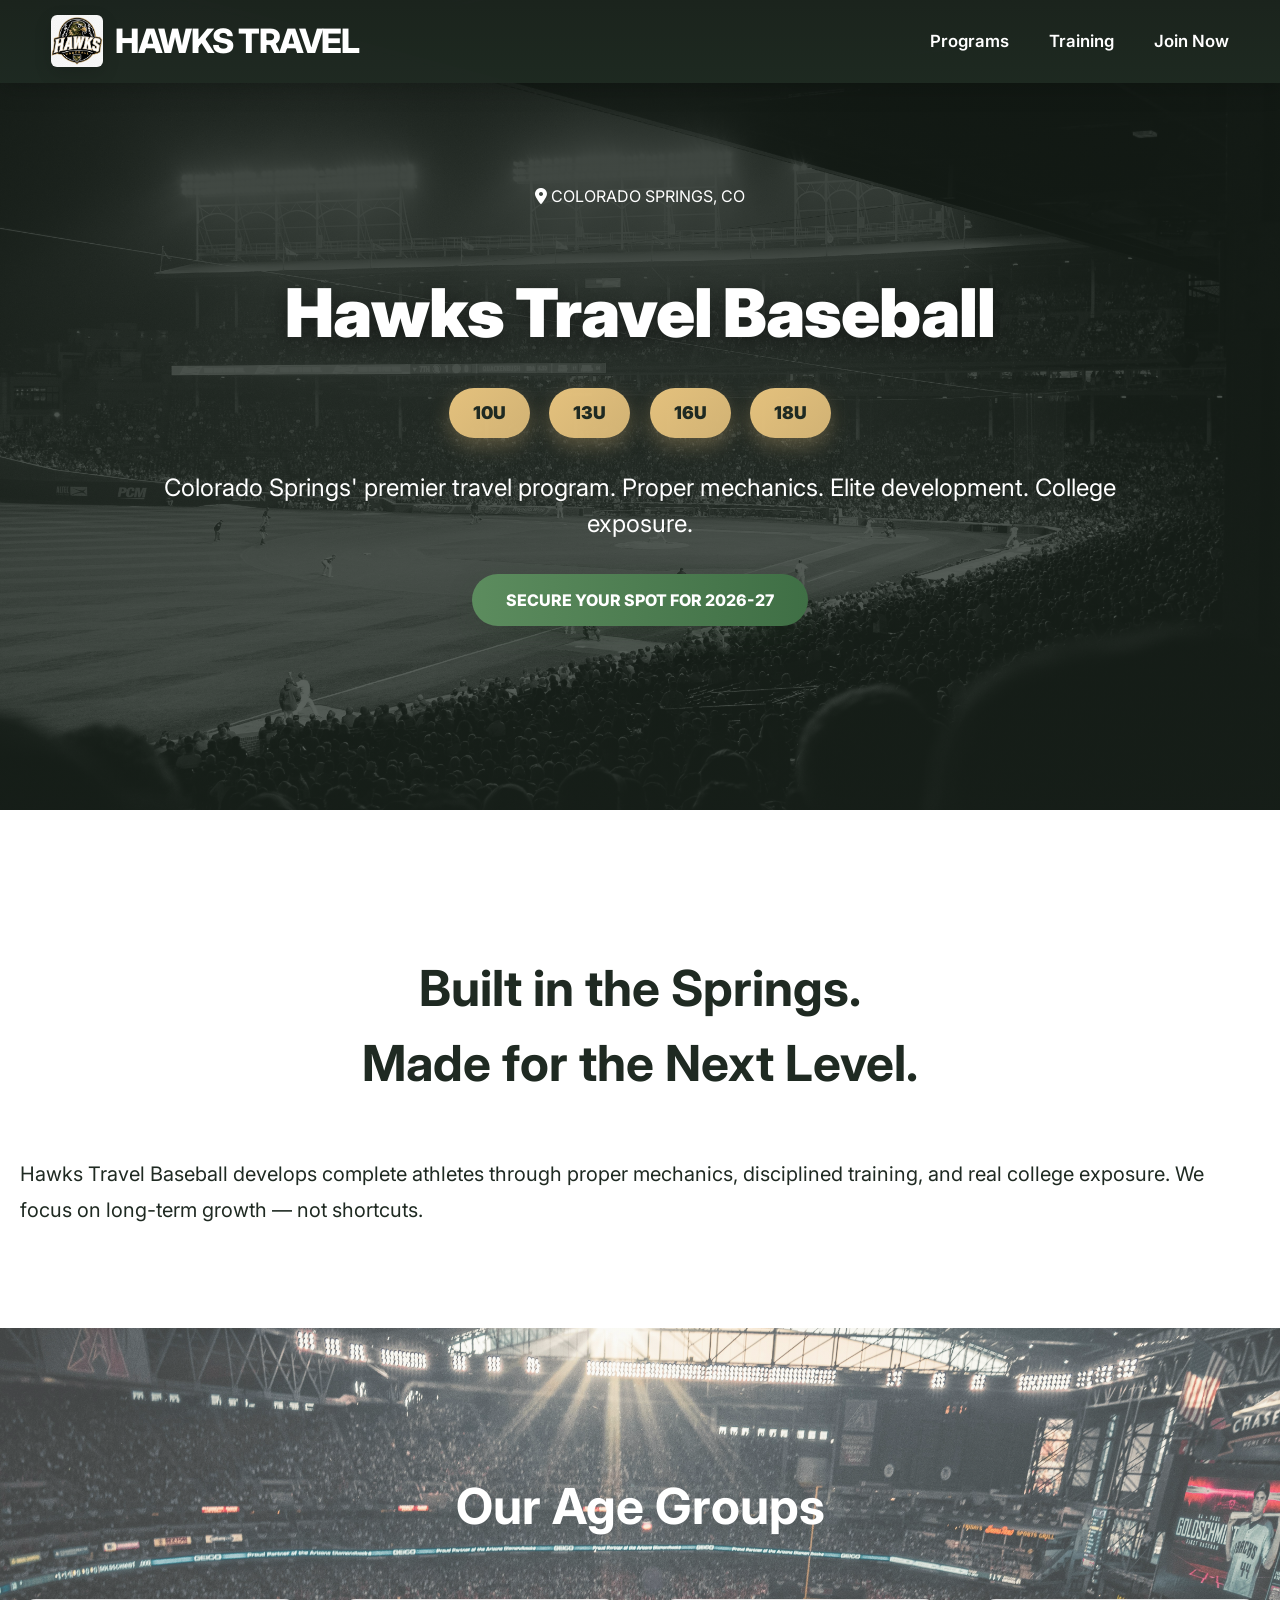
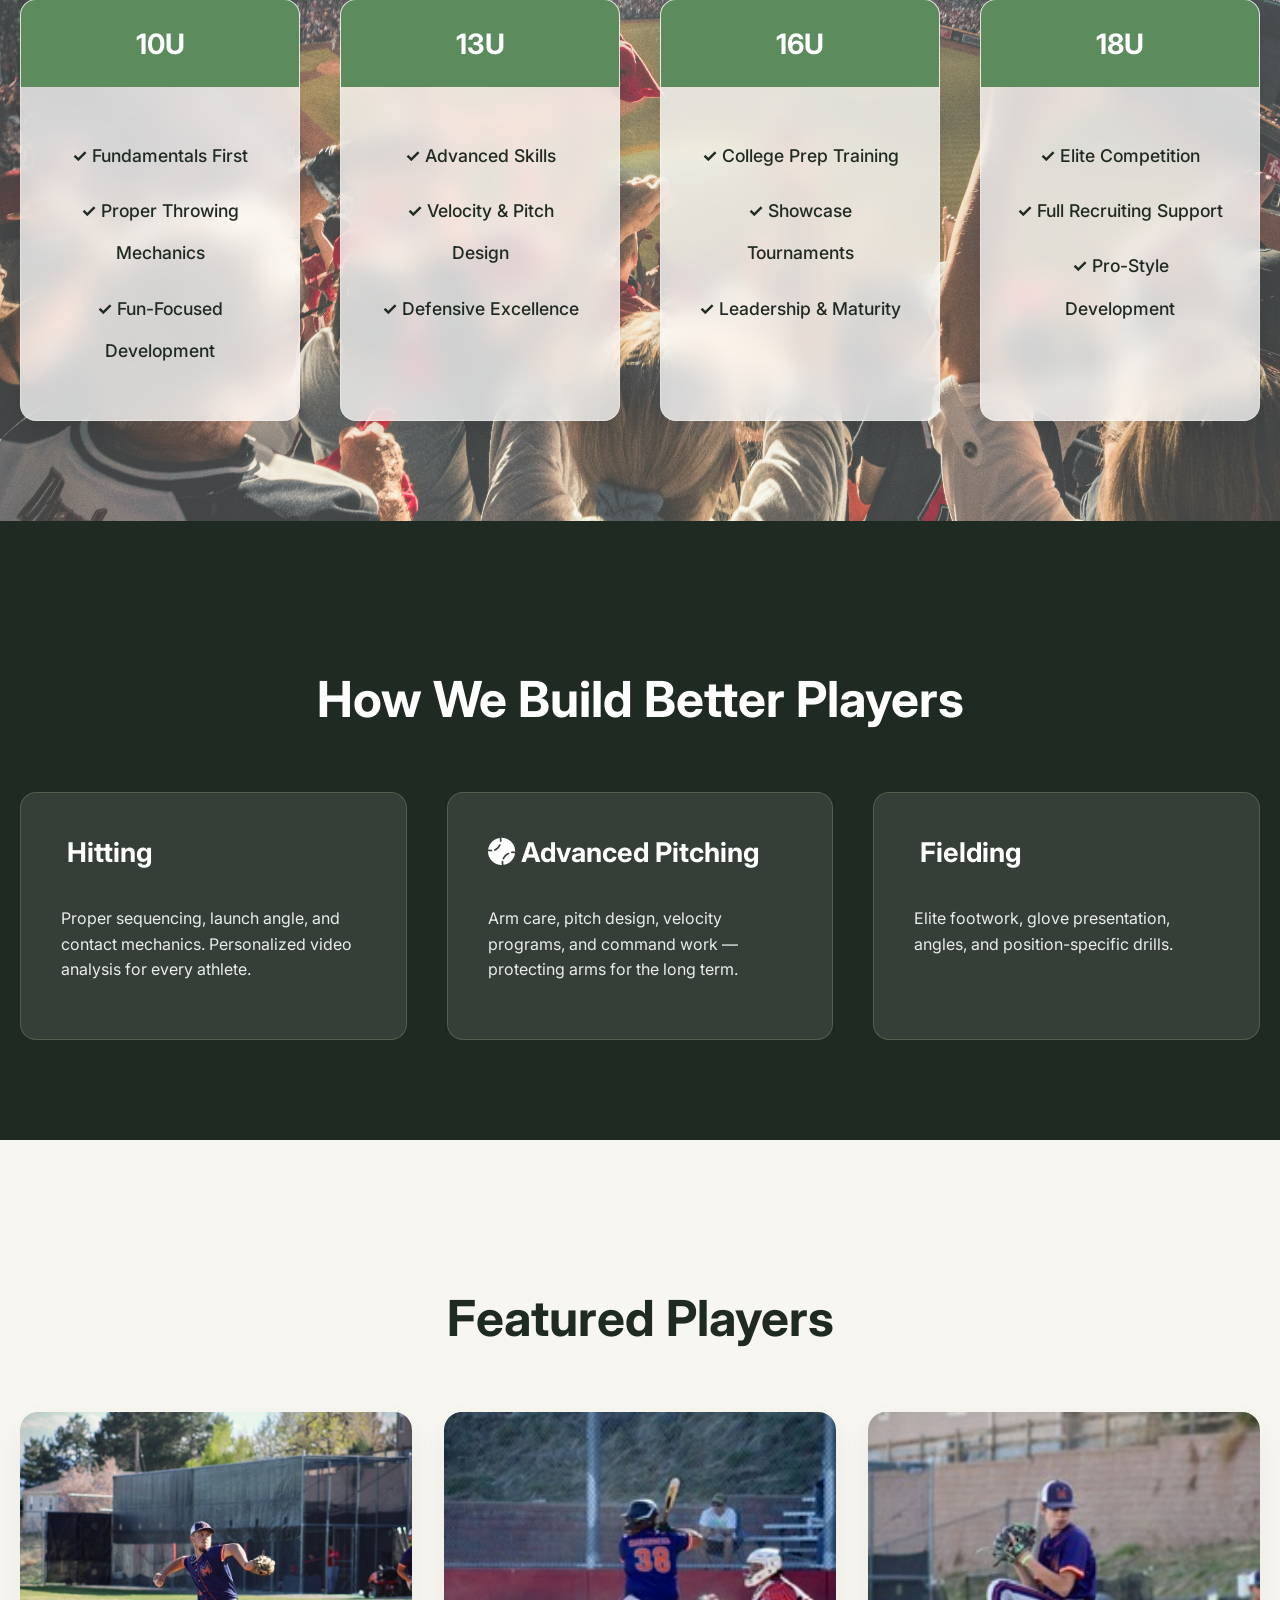
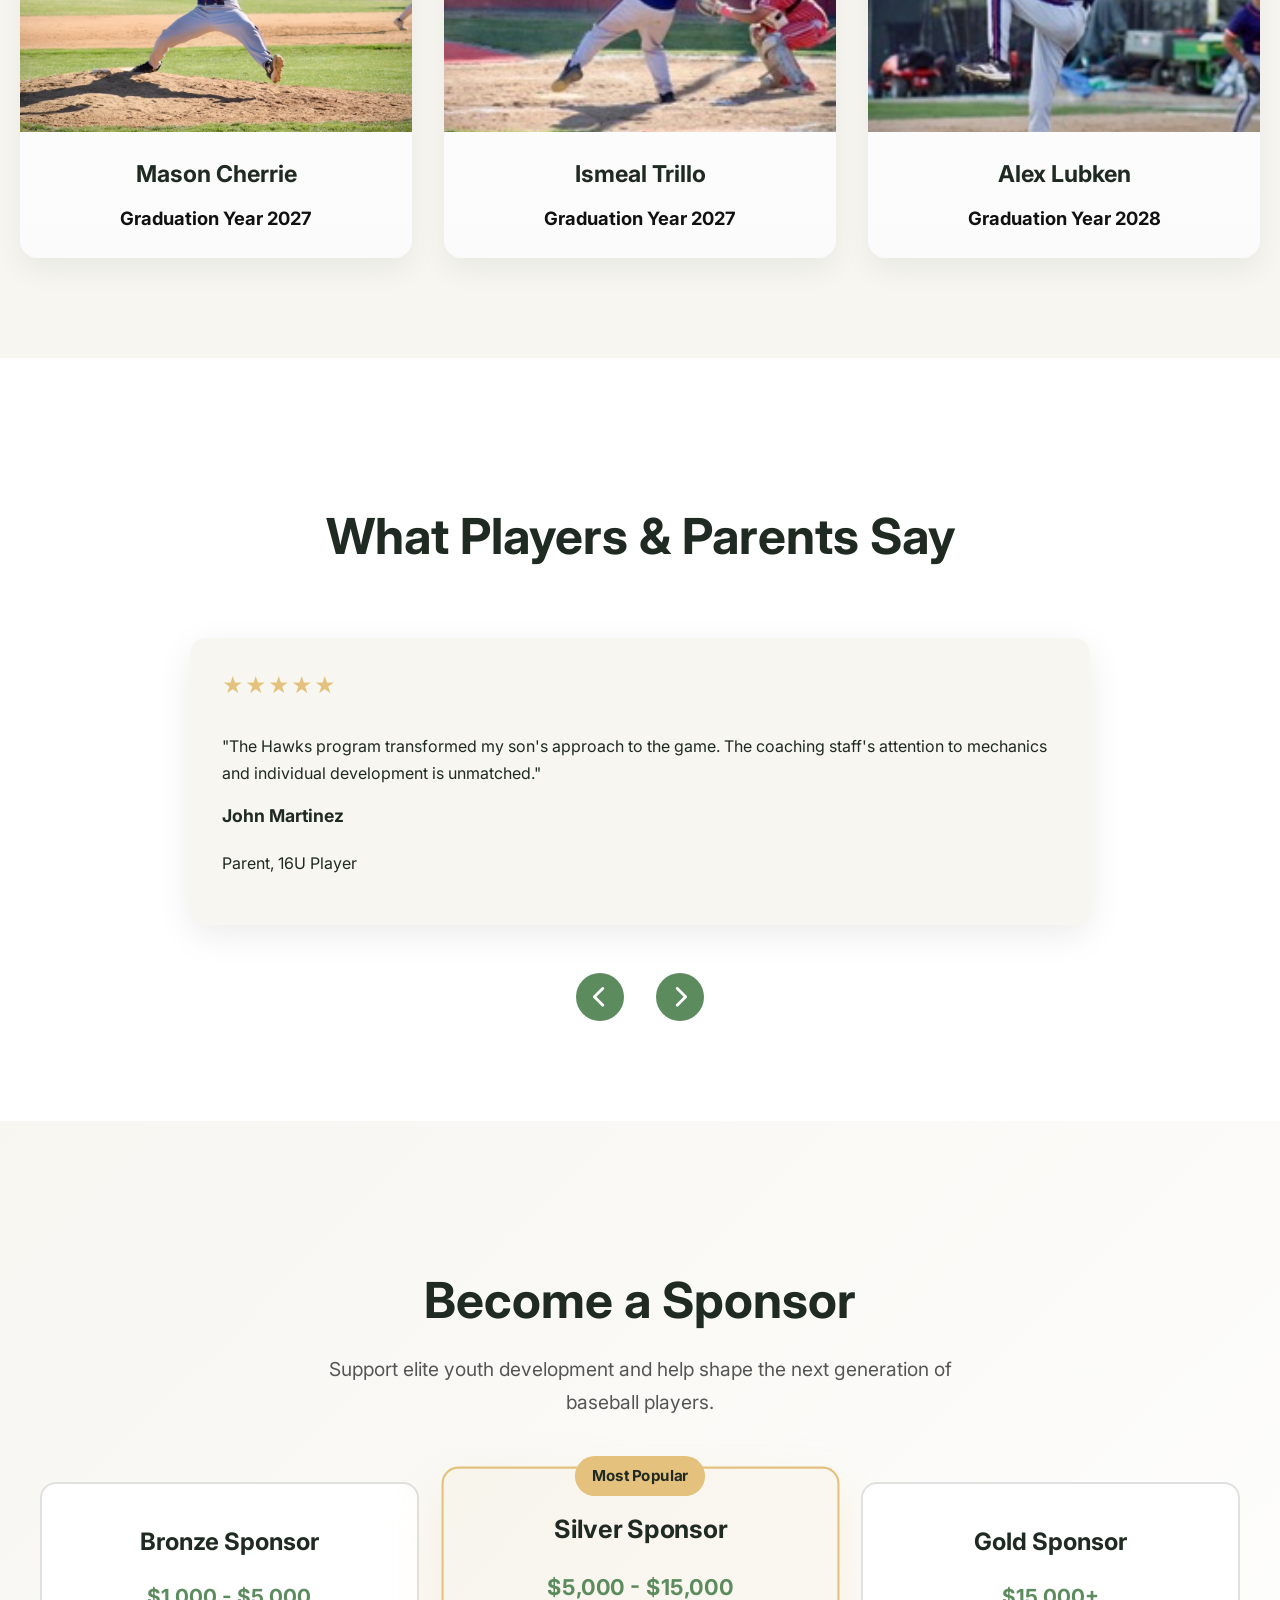
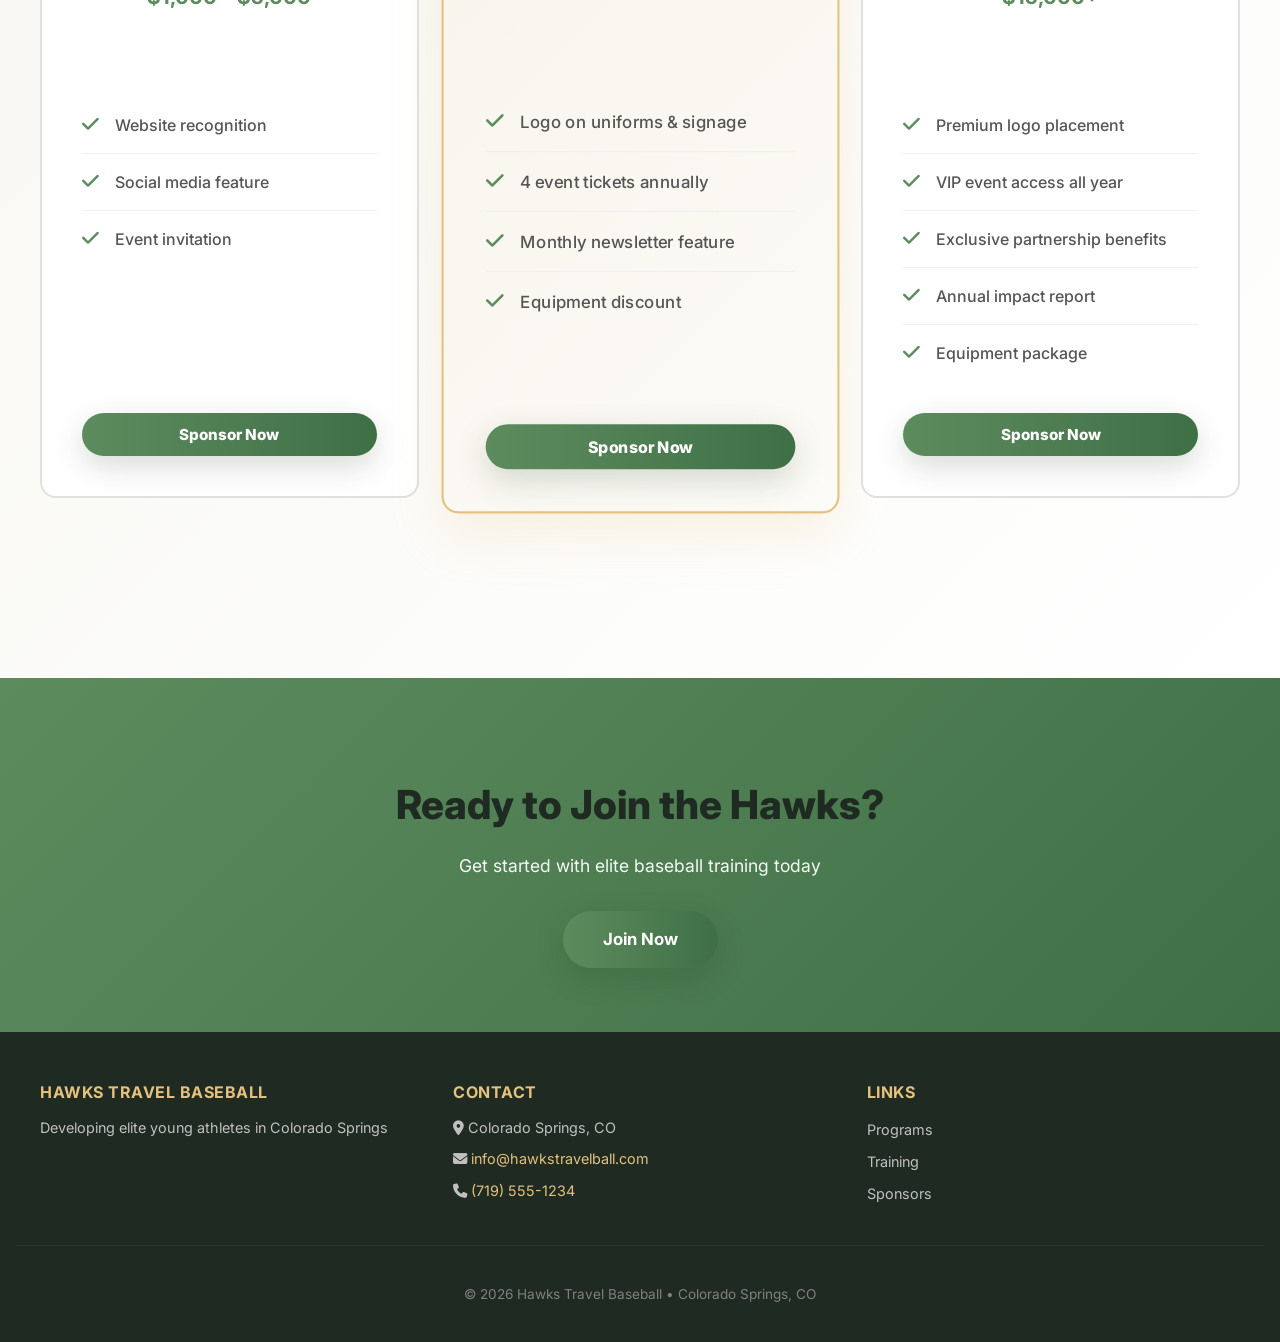
<file: index.html>
<!DOCTYPE html>
<html lang="en">
<head>
    <meta charset="UTF-8">
    <meta name="viewport" content="width=device-width, initial-scale=1.0">
    <title>Hawks Travel Baseball | Colorado Springs</title>
    <meta name="description" content="Premier Colorado Springs travel baseball program - 10U 13U 16U 18U">
    <link rel="icon" href="images/logo/hawks-logo.png">
    <meta name="theme-color" content="#5c8c5e">
    <!-- Open Graph / Twitter -->
    <meta property="og:title" content="Hawks Travel Baseball | Colorado Springs">
    <meta property="og:description" content="Premier Colorado Springs travel baseball program - Proper mechanics, elite development, college exposure.">
    <meta property="og:image" content="images/logo/hawks-logo.png">
    <meta name="twitter:card" content="summary_large_image">
    <link rel="preconnect" href="https://fonts.googleapis.com">
    <link rel="preconnect" href="https://fonts.gstatic.com" crossorigin>
    <link href="https://fonts.googleapis.com/css2?family=Inter:wght@400;500;600;700;800&display=swap" rel="stylesheet">
    <link rel="stylesheet" href="style.css">
    <link rel="stylesheet" href="https://cdnjs.cloudflare.com/ajax/libs/font-awesome/6.5.1/css/all.min.css">
</head>
<body>
    <a href="#main" class="skip-link sr-only">Skip to content</a>
    <!-- HEADER -->
    <header>
        <button class="nav-toggle" aria-expanded="false" aria-controls="site-nav">
            <span class="sr-only">Toggle navigation</span>
            <i class="fas fa-bars" aria-hidden="true"></i>
        </button>
        <div class="logo">
            <img src="./images/logo/hawks-logo.png" alt="Hawks Baseball logo">
            HAWKS TRAVEL
        </div>
        <nav id="site-nav">
            <ul class="nav-links">
                <li><a href="#programs">Programs</a></li>
                <li><a href="#skills">Training</a></li>
                <li><a href="signup.html">Join Now</a></li>
            </ul>
        </nav>
    </header>

    <!-- HERO -->
    <section id="main" class="hero">
        <div class="hero-content">
            <div class="location-badge">
                <i class="fas fa-map-marker-alt"></i>
                COLORADO SPRINGS, CO
            </div>
            <h1 class="hero-title-animated">Hawks Travel Baseball</h1>
            <div class="age-groups-badge">
                <span class="age-badge">10U</span>
                <span class="age-badge">13U</span>
                <span class="age-badge">16U</span>
                <span class="age-badge">18U</span>
            </div>
            <p class="hero-subtitle-animated">Colorado Springs' premier travel program. Proper mechanics. Elite development. College exposure.</p>
            <a href="signup.html" class="btn">SECURE YOUR SPOT FOR 2026-27</a>
        </div>
    </section>

    <!-- ABOUT -->
    <section class="about" id="about">
        <div class="container">
            <h2>Built in the Springs.<br>Made for the Next Level.</h2>
            <div class="about-text">
                Hawks Travel Baseball develops complete athletes through proper mechanics, disciplined training, and real college exposure. We focus on long-term growth — not shortcuts.
            </div>
        </div>
    </section>

    <!-- PROGRAMS -->
    <section class="programs" id="programs">
        <div class="container">
            <h2>Our Age Groups</h2>
            <div class="program-grid">
                <div class="program-card">
                    <h3>10U</h3>
                    <div class="card-content">
                        <ul>
                            <li><strong>✓</strong> Fundamentals First</li>
                            <li><strong>✓</strong> Proper Throwing Mechanics</li>
                            <li><strong>✓</strong> Fun-Focused Development</li>
                        </ul>
                    </div>
                </div>
                <div class="program-card">
                    <h3>13U</h3>
                    <div class="card-content">
                        <ul>
                            <li><strong>✓</strong> Advanced Skills</li>
                            <li><strong>✓</strong> Velocity & Pitch Design</li>
                            <li><strong>✓</strong> Defensive Excellence</li>
                        </ul>
                    </div>
                </div>
                <div class="program-card">
                    <h3>16U</h3>
                    <div class="card-content">
                        <ul>
                            <li><strong>✓</strong> College Prep Training</li>
                            <li><strong>✓</strong> Showcase Tournaments</li>
                            <li><strong>✓</strong> Leadership & Maturity</li>
                        </ul>
                    </div>
                </div>
                <div class="program-card">
                    <h3>18U</h3>
                    <div class="card-content">
                        <ul>
                            <li><strong>✓</strong> Elite Competition</li>
                            <li><strong>✓</strong> Full Recruiting Support</li>
                            <li><strong>✓</strong> Pro-Style Development</li>
                        </ul>
                    </div>
                </div>
            </div>
        </div>
    </section>

    <!-- TRAINING -->
    <section class="skills" id="skills">
        <div class="container">
            <h2>How We Build Better Players</h2>
            <div class="skills-grid">
                <div class="skill-item">
                    <h3><i class="fas fa-bat-ball"></i> Hitting</h3>
                    <p>Proper sequencing, launch angle, and contact mechanics. Personalized video analysis for every athlete.</p>
                </div>
                <div class="skill-item">
                    <h3><i class="fas fa-baseball-ball"></i> Advanced Pitching</h3>
                    <p>Arm care, pitch design, velocity programs, and command work — protecting arms for the long term.</p>
                </div>
                <div class="skill-item">
                    <h3><i class="fas fa-glove"></i> Fielding</h3>
                    <p>Elite footwork, glove presentation, angles, and position-specific drills.</p>
                </div>
            </div>
        </div>
    </section>


    <!-- FEATURED PLAYERS -->
    <section class="featured-players">
        <div class="container">
            <h2>Featured Players</h2>
            <div class="player-grid">
                <article class="player-card">
                        <img src="images/players/IMG_3897.jpg" alt="Mason Cherrie" loading="lazy" width="800" height="533">
                    <div class="player-info">
                        <h3>Mason Cherrie</h3>
                        <p>Graduation Year 2027</p>
                    </div>
                </article>
                <article class="player-card">
                    <img src="images/players/IMG_3899.jpg" alt="Ismeal Trillo" loading="lazy" width="800" height="533">
                    <div class="player-info">
                        <h3>Ismeal Trillo</h3>
                        <p>Graduation Year 2027</p>
                    </div>
                </article>
                <article class="player-card">
                    <img src="images/players/IMG_3907.jpg" alt="Alex Lubken" loading="lazy" width="800" height="533">
                    <div class="player-info">
                        <h3>Alex Lubken</h3>
                        <p>Graduation Year 2028</p>
                    </div>
                </article>
            </div>
        </div>
    </section>

    <!-- TESTIMONIALS -->
    <section class="testimonials" id="testimonials">
        <div class="container">
            <h2>What Players & Parents Say</h2>
            <div class="testimonials-carousel">
                <div class="testimonial-item active" data-testimonial="0">
                    <div class="testimonial-card">
                        <div class="stars">★★★★★</div>
                        <p class="testimonial-quote">"The Hawks program transformed my son's approach to the game. The coaching staff's attention to mechanics and individual development is unmatched."</p>
                        <h4>John Martinez</h4>
                        <p class="testimonial-role">Parent, 16U Player</p>
                    </div>
                </div>
                <div class="testimonial-item" data-testimonial="1">
                    <div class="testimonial-card">
                        <div class="stars">★★★★★</div>
                        <p class="testimonial-quote">"Playing for Hawks gave me the exposure I needed. I committed to a D2 school thanks to the showcase tournaments and coaching recommendations."</p>
                        <h4>Mason Cherrie</h4>
                        <p class="testimonial-role">Hawks Player, College Committed</p>
                    </div>
                </div>
                <div class="testimonial-item" data-testimonial="2">
                    <div class="testimonial-card">
                        <div class="stars">★★★★★</div>
                        <p class="testimonial-quote">"The culture here is different. It's about long-term development, not just winning tournaments. My player has grown in every aspect of the game."</p>
                        <h4>Sarah Thompson</h4>
                        <p class="testimonial-role">Parent, 13U Player</p>
                    </div>
                </div>
            </div>
            <div class="testimonials-controls">
                <button class="testimonial-prev" aria-label="Previous testimonial"><i class="fas fa-chevron-left"></i></button>
                <button class="testimonial-next" aria-label="Next testimonial"><i class="fas fa-chevron-right"></i></button>
            </div>
        </div>
    </section>

    <!-- INVESTOR / SPONSORSHIP -->
    <section class="investors" id="investors">
        <div class="container">
            <h2>Become a Sponsor</h2>
            <p class="investors-intro">Support elite youth development and help shape the next generation of baseball players.</p>
            
            <div class="tier-grid">
                <div class="tier-card">
                    <div class="tier-header">
                        <h3>Bronze Sponsor</h3>
                        <p class="tier-amount">$1,000 - $5,000</p>
                    </div>
                    <ul class="tier-benefits">
                        <li><i class="fas fa-check"></i> Website recognition</li>
                        <li><i class="fas fa-check"></i> Social media feature</li>
                        <li><i class="fas fa-check"></i> Event invitation</li>
                    </ul>
                    <button class="btn btn-sponsor">Sponsor Now</button>
                </div>

                <div class="tier-card featured">
                    <div class="tier-badge">Most Popular</div>
                    <div class="tier-header">
                        <h3>Silver Sponsor</h3>
                        <p class="tier-amount">$5,000 - $15,000</p>
                    </div>
                    <ul class="tier-benefits">
                        <li><i class="fas fa-check"></i> Logo on uniforms & signage</li>
                        <li><i class="fas fa-check"></i> 4 event tickets annually</li>
                        <li><i class="fas fa-check"></i> Monthly newsletter feature</li>
                        <li><i class="fas fa-check"></i> Equipment discount</li>
                    </ul>
                    <button class="btn btn-sponsor">Sponsor Now</button>
                </div>

                <div class="tier-card">
                    <div class="tier-header">
                        <h3>Gold Sponsor</h3>
                        <p class="tier-amount">$15,000+</p>
                    </div>
                    <ul class="tier-benefits">
                        <li><i class="fas fa-check"></i> Premium logo placement</li>
                        <li><i class="fas fa-check"></i> VIP event access all year</li>
                        <li><i class="fas fa-check"></i> Exclusive partnership benefits</li>
                        <li><i class="fas fa-check"></i> Annual impact report</li>
                        <li><i class="fas fa-check"></i> Equipment package</li>
                    </ul>
                    <button class="btn btn-sponsor">Sponsor Now</button>
                </div>
            </div>


        </div>
    </section>

    <!-- CTA SECTION -->
    <section class="cta-section">
        <div class="cta-content">
            <h2>Ready to Join the Hawks?</h2>
            <p>Get started with elite baseball training today</p>
            <a href="signup.html" class="btn btn-cta">Join Now</a>
        </div>
    </section>

    <!-- FOOTER -->
    <footer>
        <div class="footer-content">
            <div class="footer-section">
                <h3>Hawks Travel Baseball</h3>
                <p>Developing elite young athletes in Colorado Springs</p>
            </div>
            
            <div class="footer-section">
                <h3>Contact</h3>
                <p><i class="fas fa-map-marker-alt"></i> Colorado Springs, CO</p>
                <p><i class="fas fa-envelope"></i> <a href="mailto:info@hawkstravelball.com">info@hawkstravelball.com</a></p>
                <p><i class="fas fa-phone"></i> <a href="tel:+17195551234">(719) 555-1234</a></p>
            </div>
            
            <div class="footer-section">
                <h3>Links</h3>
                <ul>
                    <li><a href="#programs">Programs</a></li>
                    <li><a href="#skills">Training</a></li>
                    <li><a href="#investors">Sponsors</a></li>
                </ul>
            </div>
        </div>
        
        <div class="footer-bottom">
            <p>&copy; 2026 Hawks Travel Baseball • Colorado Springs, CO</p>
        </div>
    </footer>

    <script src="scripts/main.js" defer></script>
</body>
</html>
</file>
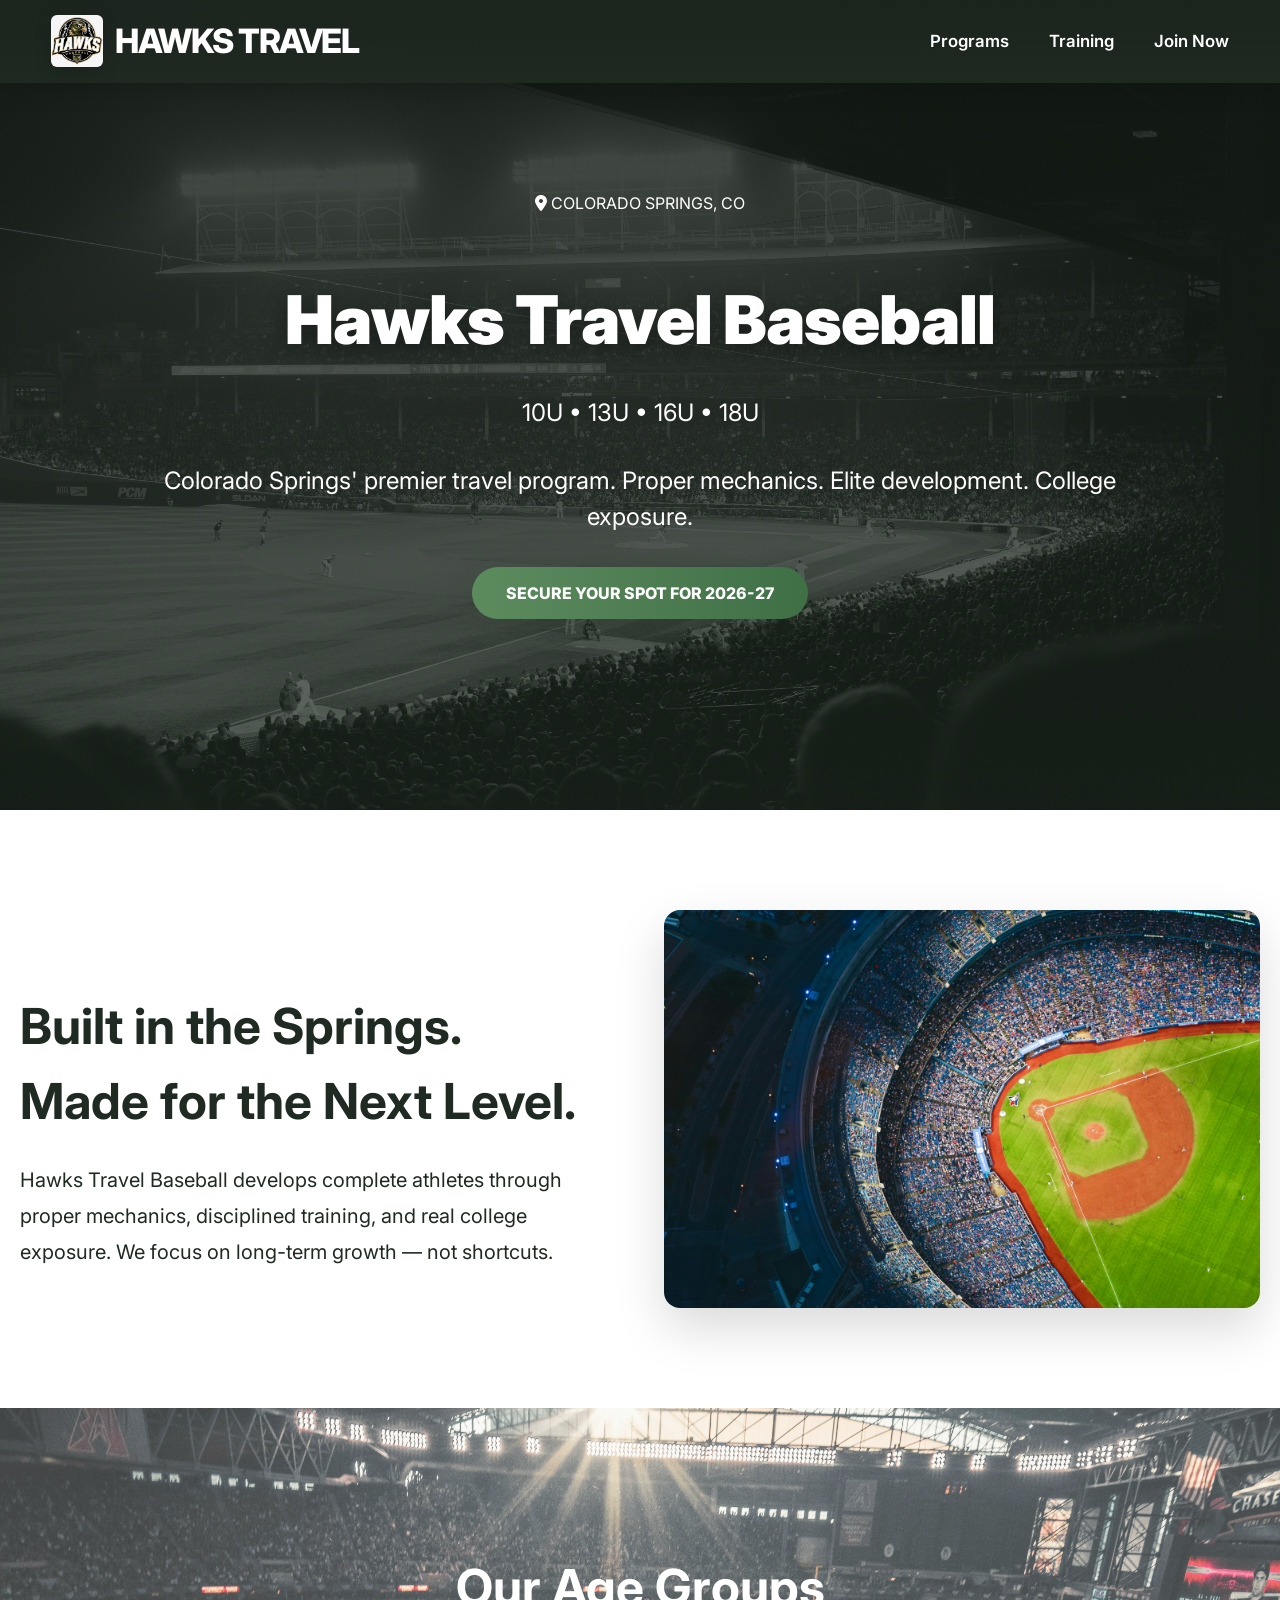
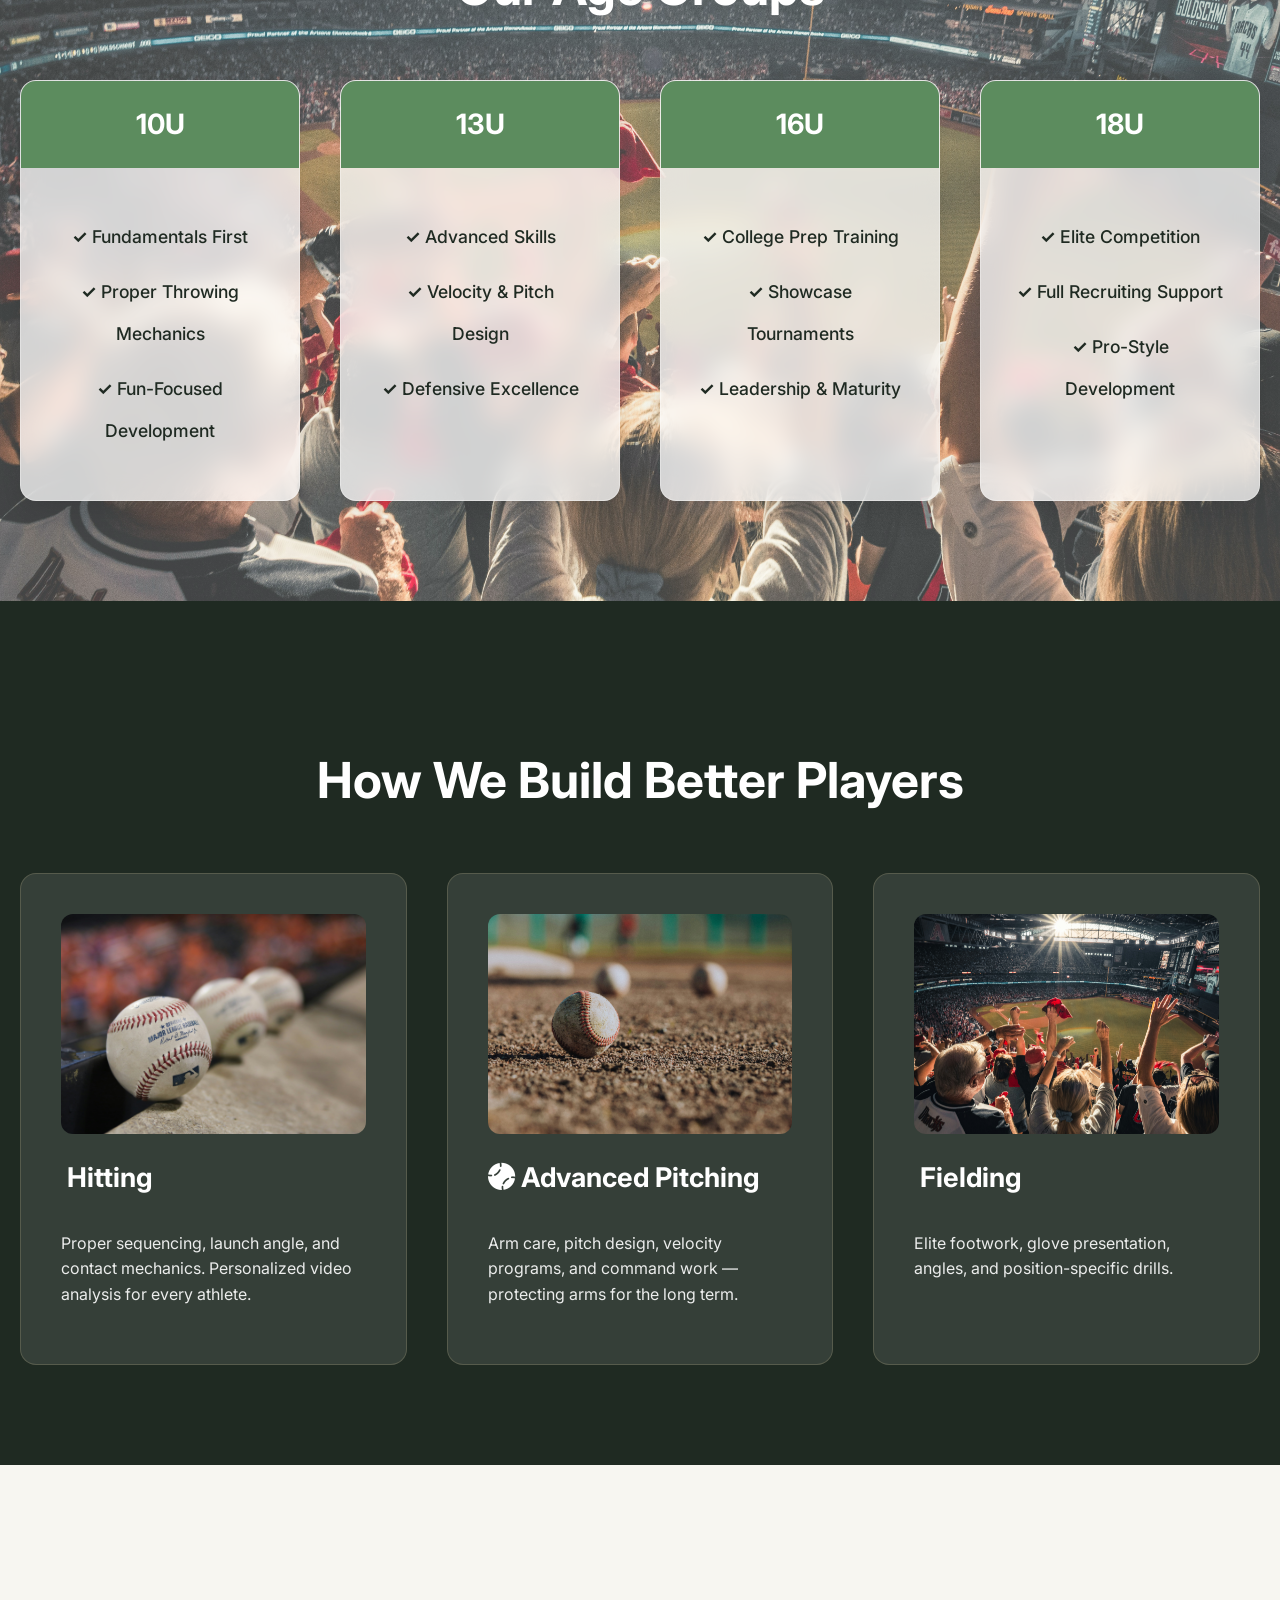
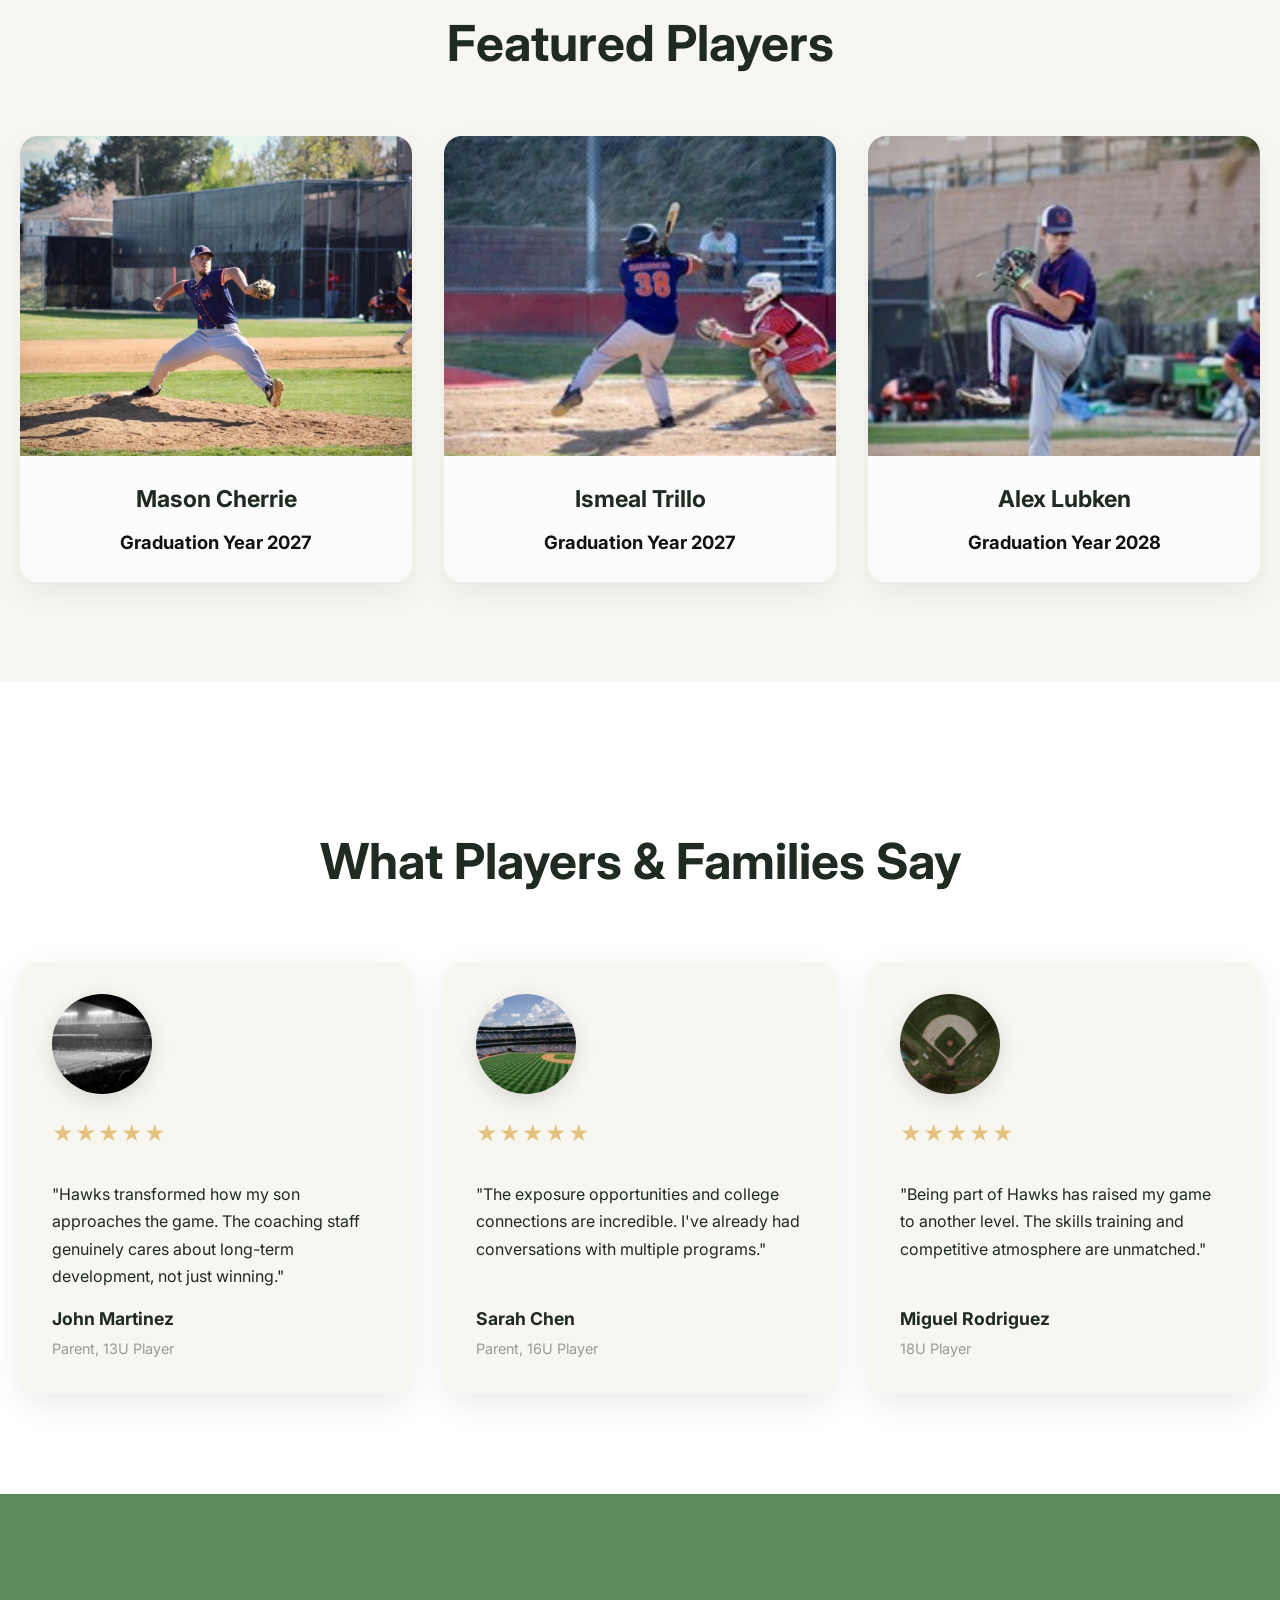
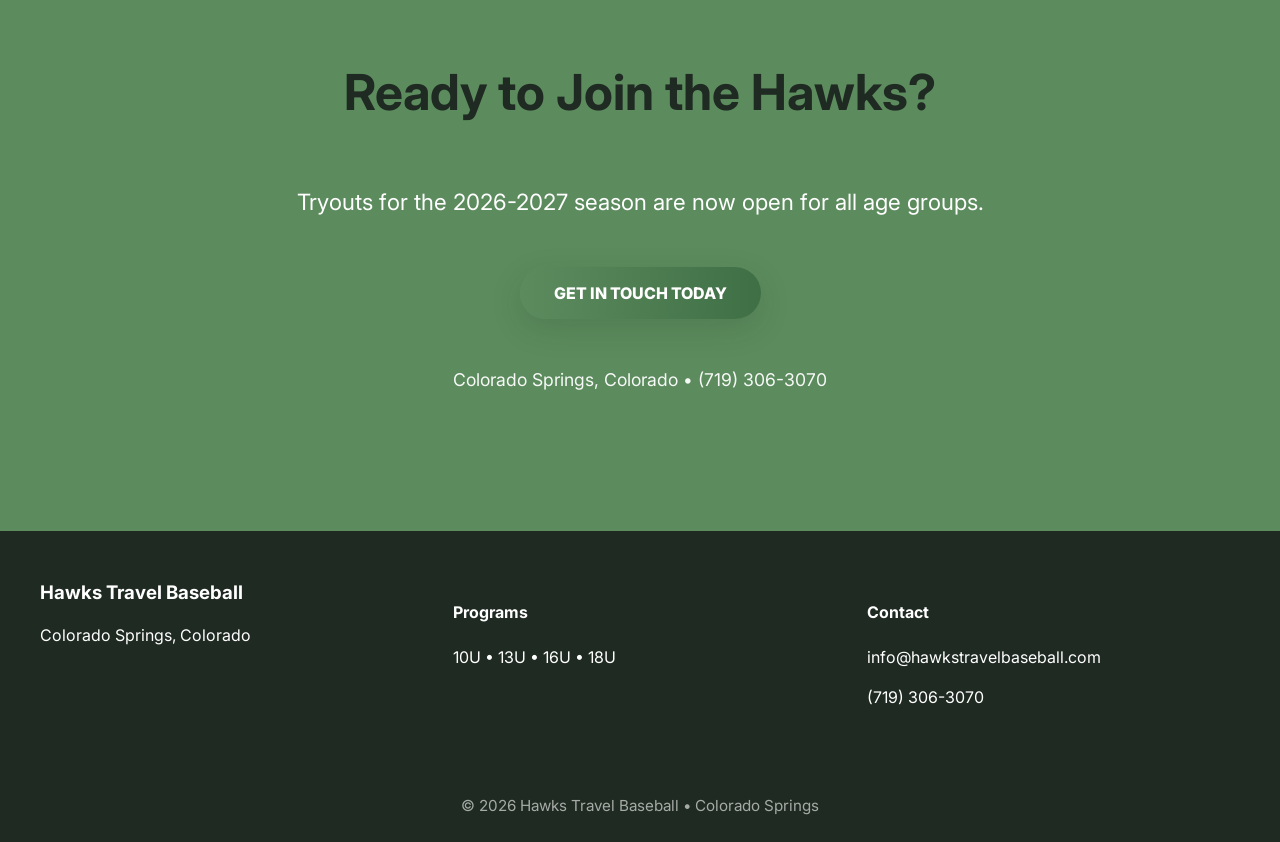
<file: index-alt.html>
<!DOCTYPE html>
<html lang="en">
<head>
    <meta charset="UTF-8">
    <meta name="viewport" content="width=device-width, initial-scale=1.0">
    <title>Hawks Travel Baseball | Colorado Springs</title>
    <meta name="description" content="Premier Colorado Springs travel baseball program - 10U 13U 16U 18U">
    <link rel="preconnect" href="https://fonts.googleapis.com">
    <link rel="preconnect" href="https://fonts.gstatic.com" crossorigin>
    <link href="https://fonts.googleapis.com/css2?family=Inter:wght@400;500;600;700;800&display=swap" rel="stylesheet">
    <link rel="stylesheet" href="style.css">
    <link rel="stylesheet" href="https://cdnjs.cloudflare.com/ajax/libs/font-awesome/6.5.1/css/all.min.css">
</head>
<body>
    <!-- HEADER -->
    <header>
        <div class="logo">
            <img src="./images/logo/hawks-logo.png" alt="Hawks Baseball logo">
            HAWKS TRAVEL
        </div>
        <nav>
            <ul class="nav-links">
                <li><a href="#programs">Programs</a></li>
                <li><a href="#skills">Training</a></li>
                <li><a href="signup.html">Join Now</a></li>
            </ul>
        </nav>
    </header>

    <!-- HERO -->
    <section class="hero">
        <div class="hero-content">
            <div class="location-badge">
                <i class="fas fa-map-marker-alt"></i>
                COLORADO SPRINGS, CO
            </div>
            <h1>Hawks Travel Baseball</h1>
            <p>10U • 13U • 16U • 18U</p>
            <p>Colorado Springs' premier travel program. Proper mechanics. Elite development. College exposure.</p>
            <a href="signup.html" class="btn">SECURE YOUR SPOT FOR 2026-27</a>
        </div>
    </section>

    <!-- ABOUT -->
    <section class="about" id="about">
        <div class="container">
            <div class="about-wrapper">
                <div class="about-content">
                    <h2>Built in the Springs.<br>Made for the Next Level.</h2>
                    <div class="about-text">
                        Hawks Travel Baseball develops complete athletes through proper mechanics, disciplined training, and real college exposure. We focus on long-term growth — not shortcuts.
                    </div>
                </div>
                <div class="about-image">
                    <img src="images/stock-imgs/tim-gouw-VvQSzMJ_h0U-unsplash.jpg" alt="Baseball training">
                </div>
            </div>
        </div>
    </section>

    <!-- PROGRAMS -->
    <section class="programs" id="programs">
        <div class="container">
            <h2>Our Age Groups</h2>
            <div class="program-grid">
                <div class="program-card">
                    <h3>10U</h3>
                    <div class="card-content">
                        <ul>
                            <li><strong>✓</strong> Fundamentals First</li>
                            <li><strong>✓</strong> Proper Throwing Mechanics</li>
                            <li><strong>✓</strong> Fun-Focused Development</li>
                        </ul>
                    </div>
                </div>
                <div class="program-card">
                    <h3>13U</h3>
                    <div class="card-content">
                        <ul>
                            <li><strong>✓</strong> Advanced Skills</li>
                            <li><strong>✓</strong> Velocity & Pitch Design</li>
                            <li><strong>✓</strong> Defensive Excellence</li>
                        </ul>
                    </div>
                </div>
                <div class="program-card">
                    <h3>16U</h3>
                    <div class="card-content">
                        <ul>
                            <li><strong>✓</strong> College Prep Training</li>
                            <li><strong>✓</strong> Showcase Tournaments</li>
                            <li><strong>✓</strong> Leadership & Maturity</li>
                        </ul>
                    </div>
                </div>
                <div class="program-card">
                    <h3>18U</h3>
                    <div class="card-content">
                        <ul>
                            <li><strong>✓</strong> Elite Competition</li>
                            <li><strong>✓</strong> Full Recruiting Support</li>
                            <li><strong>✓</strong> Pro-Style Development</li>
                        </ul>
                    </div>
                </div>
            </div>
        </div>
    </section>

    <!-- TRAINING -->
    <section class="skills" id="skills">
        <div class="container">
            <h2>How We Build Better Players</h2>
            <div class="skills-grid">
                <div class="skill-item">
                    <img src="images/stock-imgs/lesly-juarez-gNYQxI5ufII-unsplash.jpg" alt="Hitting training" class="skill-image">
                    <div class="skill-content">
                        <h3><i class="fas fa-bat-ball"></i> Hitting</h3>
                        <p>Proper sequencing, launch angle, and contact mechanics. Personalized video analysis for every athlete.</p>
                    </div>
                </div>
                <div class="skill-item">
                    <img src="images/stock-imgs/mike-bowman-xKShyIiTNJk-unsplash.jpg" alt="Pitching training" class="skill-image">
                    <div class="skill-content">
                        <h3><i class="fas fa-baseball-ball"></i> Advanced Pitching</h3>
                        <p>Arm care, pitch design, velocity programs, and command work — protecting arms for the long term.</p>
                    </div>
                </div>
                <div class="skill-item">
                    <img src="images/stock-imgs/jimmy-conover-SEQ2VI0KI6A-unsplash.jpg" alt="Fielding training" class="skill-image">
                    <div class="skill-content">
                        <h3><i class="fas fa-glove"></i> Fielding</h3>
                        <p>Elite footwork, glove presentation, angles, and position-specific drills.</p>
                    </div>
                </div>
            </div>
        </div>
    </section>


    <!-- FEATURED PLAYERS -->
    <section class="featured-players">
        <div class="container">
            <h2>Featured Players</h2>
            <div class="player-grid">
                <article class="player-card">
                    <img src="images/players/IMG_3897.jpg" alt="Mason Cherrie">
                    <div class="player-info">
                        <h3>Mason Cherrie</h3>
                        <p>Graduation Year 2027</p>
                    </div>
                </article>
                <article class="player-card">
                    <img src="images/players/IMG_3899.jpg" alt="Ismeal Trillo">
                    <div class="player-info">
                        <h3>Ismeal Trillo</h3>
                        <p>Graduation Year 2027</p>
                    </div>
                </article>
                <article class="player-card">
                    <img src="images/players/IMG_3907.jpg" alt="Alex Lubken">
                    <div class="player-info">
                        <h3>Alex Lubken</h3>
                        <p>Graduation Year 2028</p>
                    </div>
                </article>
            </div>
        </div>
    </section>

    <!-- TESTIMONIALS -->
    <section class="testimonials">
        <div class="container">
            <h2>What Players & Families Say</h2>
            <div class="testimonials-grid">
                <div class="testimonial-card">
                    <img src="images/stock-imgs/ryan-arnst-43R4OjjGiV8-unsplash.jpg" alt="Testimonial" class="testimonial-image">
                    <div class="testimonial-content">
                        <div class="stars">★★★★★</div>
                        <p>"Hawks transformed how my son approaches the game. The coaching staff genuinely cares about long-term development, not just winning."</p>
                        <h4>John Martinez</h4>
                        <p class="role">Parent, 13U Player</p>
                    </div>
                </div>
                <div class="testimonial-card">
                    <img src="images/stock-imgs/phil-goodwin-2mOZxZV51xk-unsplash.jpg" alt="Testimonial" class="testimonial-image">
                    <div class="testimonial-content">
                        <div class="stars">★★★★★</div>
                        <p>"The exposure opportunities and college connections are incredible. I've already had conversations with multiple programs."</p>
                        <h4>Sarah Chen</h4>
                        <p class="role">Parent, 16U Player</p>
                    </div>
                </div>
                <div class="testimonial-card">
                    <img src="images/stock-imgs/g-visuals-QTIIgpUVmOc-unsplash.jpg" alt="Testimonial" class="testimonial-image">
                    <div class="testimonial-content">
                        <div class="stars">★★★★★</div>
                        <p>"Being part of Hawks has raised my game to another level. The skills training and competitive atmosphere are unmatched."</p>
                        <h4>Miguel Rodriguez</h4>
                        <p class="role">18U Player</p>
                    </div>
                </div>
            </div>
        </div>
    </section>

    <!-- CTA -->
    <section id="contact" class="contact-cta">
        <div class="container">
            <h2>Ready to Join the Hawks?</h2>
            <p class="cta-text">Tryouts for the 2026-2027 season are now open for all age groups.</p>
            <a href="tel:(719)306-3070" class="btn">GET IN TOUCH TODAY</a>
            <p class="contact-info">Colorado Springs, Colorado • (719) 306-3070</p>
        </div>
    </section>

    <!-- FOOTER -->
    <footer>
        <div class="footer-content">
            <div>
                <h3>Hawks Travel Baseball</h3>
                <p>Colorado Springs, Colorado</p>
            </div>
            <div>
                <h4>Programs</h4>
                <p>10U • 13U • 16U • 18U</p>
            </div>
            <div>
                <h4>Contact</h4>
                <p>info@hawkstravelbaseball.com</p>
                <p>(719) 306-3070</p>
            </div>
        </div>
        <div class="copyright">
            © 2026 Hawks Travel Baseball • Colorado Springs
        </div>
    </footer>

    <script>
        document.querySelectorAll('a[href^="#"]').forEach(anchor => {
            anchor.addEventListener('click', function(e) {
                if (this.getAttribute('href') !== '#') {
                    e.preventDefault();
                    document.querySelector(this.getAttribute('href')).scrollIntoView({
                        behavior: 'smooth'
                    });
                }
            });
        });
    </script>
</body>
</html>
</file>
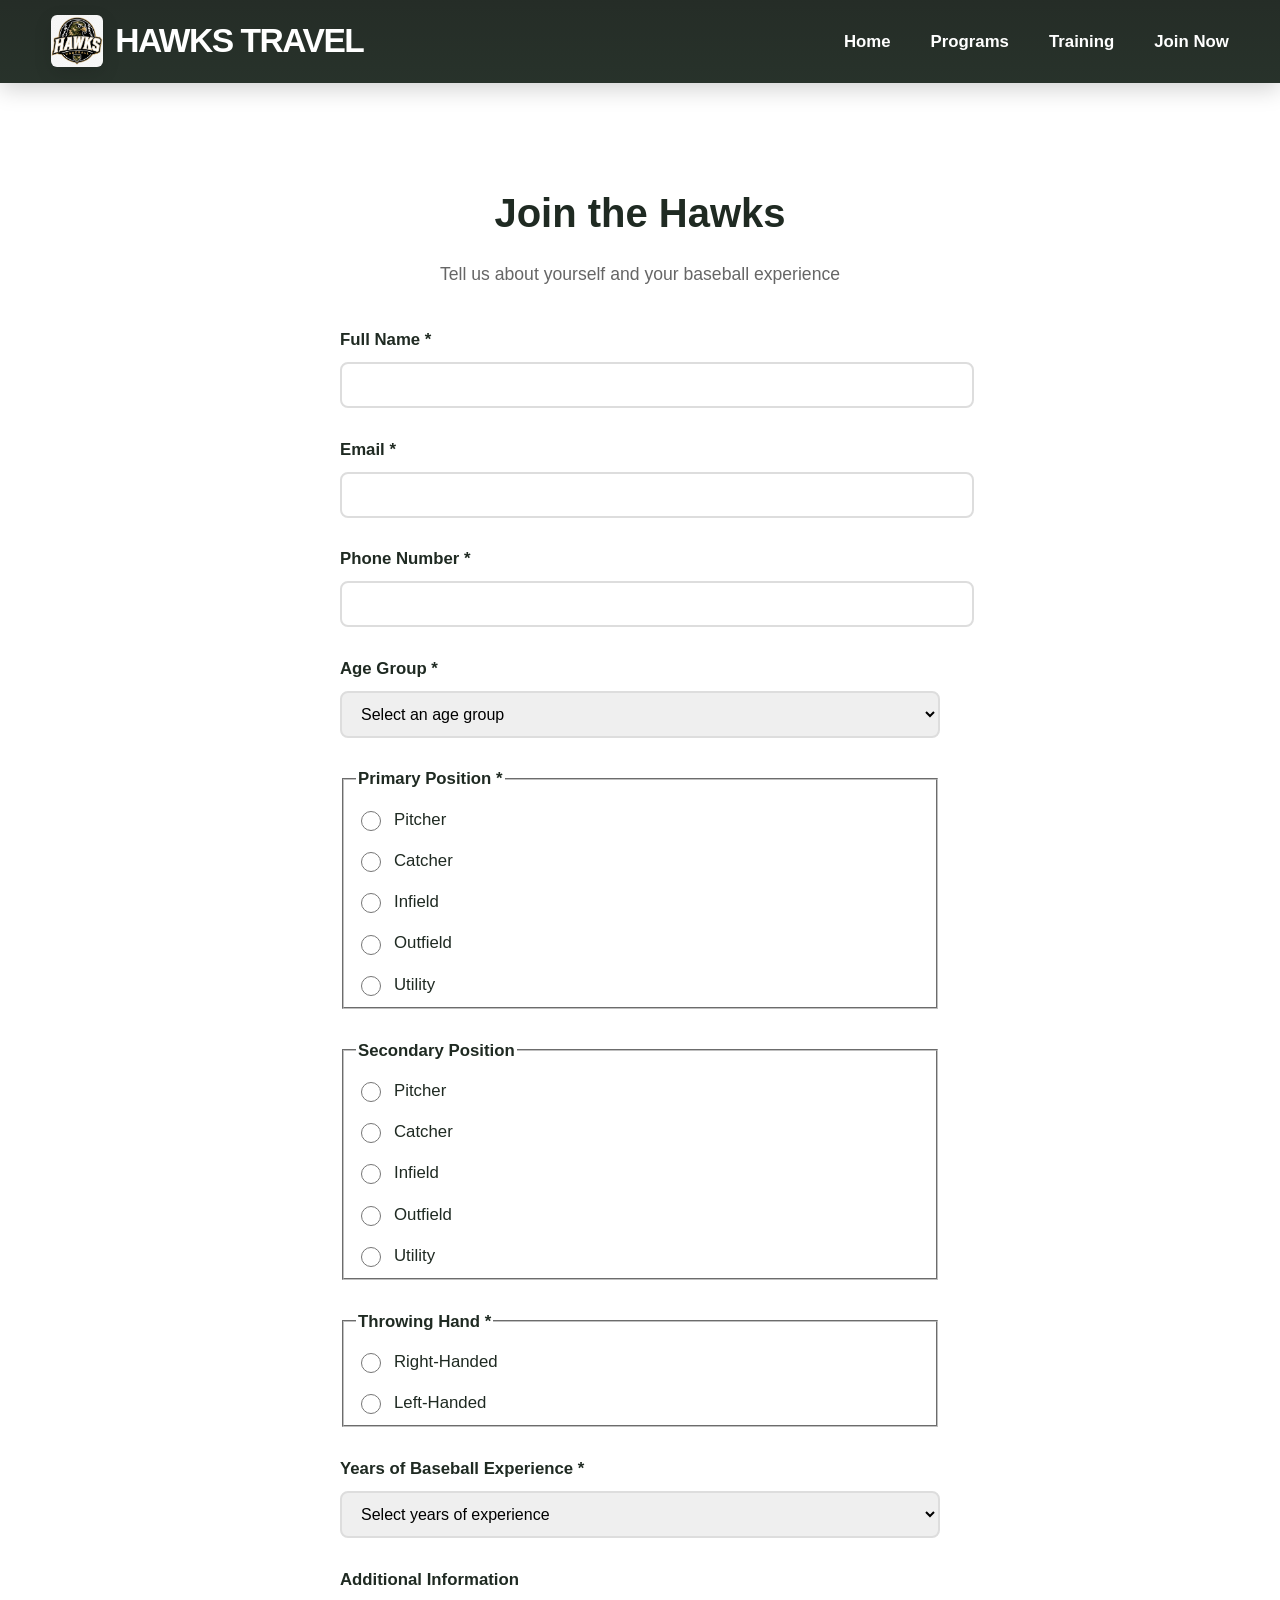
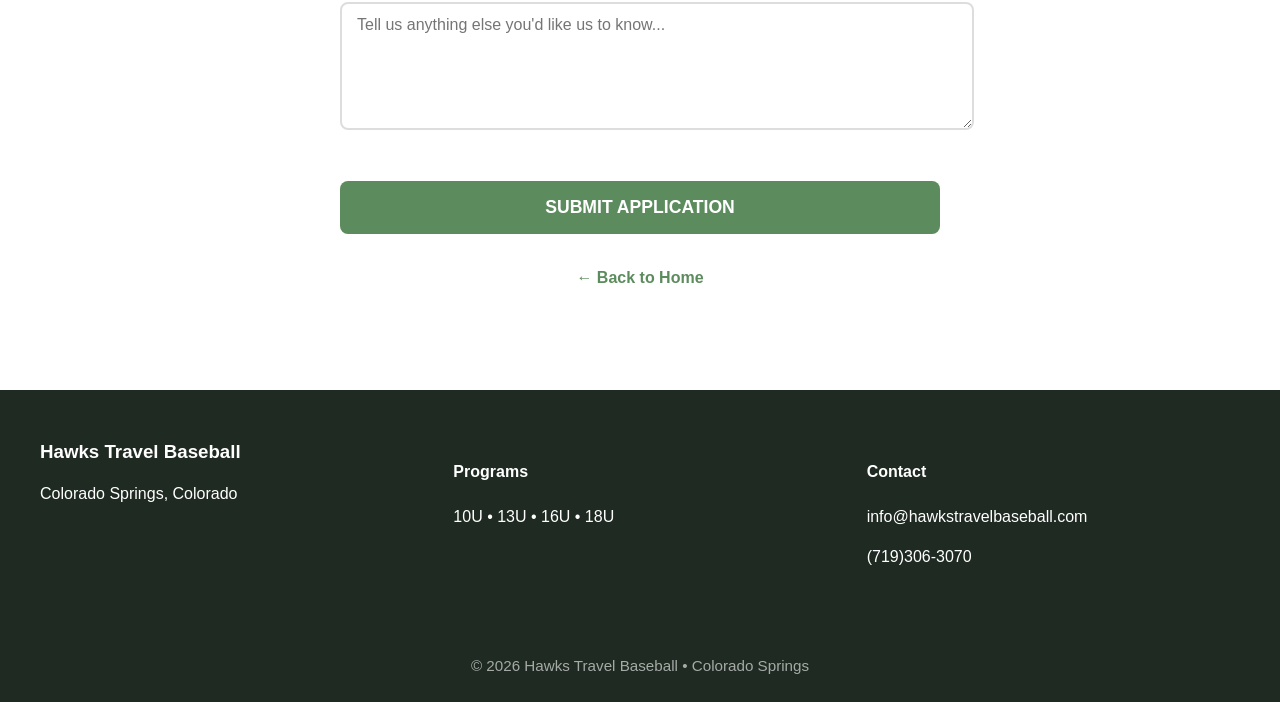
<file: signup.html>
<!DOCTYPE html>
<html lang="en">
<head>
    <meta charset="UTF-8">
    <meta name="viewport" content="width=device-width, initial-scale=1.0">
    <title>Join Hawks Travel Baseball | Sign Up</title>
    <meta name="description" content="Sign up for Hawks Travel Baseball - Premier Colorado Springs travel baseball program">
    <link rel="stylesheet" href="style.css">
    <link rel="stylesheet" href="https://cdnjs.cloudflare.com/ajax/libs/font-awesome/6.5.1/css/all.min.css">
    <link rel="icon" href="images/logo/hawks-logo.png">
    <meta name="theme-color" content="#5c8c5e">
    <meta property="og:title" content="Join Hawks Travel Baseball | Sign Up">
    <meta property="og:description" content="Sign up for Hawks Travel Baseball - Premier Colorado Springs travel baseball program">
    <meta property="og:image" content="images/logo/hawks-logo.png">
    <!-- signup styles moved to style.css -->
</head>
<body>
    <a href="#main" class="skip-link sr-only">Skip to content</a>
    <!-- HEADER -->
    <header>
        <button class="nav-toggle" aria-expanded="false" aria-controls="site-nav">
            <span class="sr-only">Toggle navigation</span>
            <i class="fas fa-bars" aria-hidden="true"></i>
        </button>
        <div class="logo">
            <img src="images/logo/hawks-logo.png" alt="Hawks Baseball logo" width="52" height="52">
            HAWKS TRAVEL
        </div>
        <nav id="site-nav">
            <ul class="nav-links">
                <li><a href="index.html">Home</a></li>
                <li><a href="index.html#programs">Programs</a></li>
                <li><a href="index.html#skills">Training</a></li>
                <li><a href="index.html#contact">Join Now</a></li>
            </ul>
        </nav>
    </header>

    <!-- SIGNUP FORM -->
    <section class="signup-section">
        <div class="signup-container">
            <h1>Join the Hawks</h1>
            <p class="signup-intro">Tell us about yourself and your baseball experience</p>

            <form id="signupForm">
                <!-- Name -->
                <div class="form-group">
                    <label for="name">Full Name *</label>
                    <input type="text" id="name" name="name" required>
                </div>

                <!-- Email -->
                <div class="form-group">
                    <label for="email">Email *</label>
                    <input type="email" id="email" name="email" required>
                </div>

                <!-- Phone -->
                <div class="form-group">
                    <label for="phone">Phone Number *</label>
                    <input type="tel" id="phone" name="phone" required>
                </div>

                <!-- Age Group -->
                <div class="form-group">
                    <label for="agegroup">Age Group *</label>
                    <select id="agegroup" name="agegroup" required>
                        <option value="">Select an age group</option>
                        <option value="10U">10U</option>
                        <option value="13U">13U</option>
                        <option value="16U">16U</option>
                        <option value="18U">18U</option>
                    </select>
                </div>

                <!-- Position -->
                <div class="form-group">
                    <fieldset>
                        <legend>Primary Position *</legend>
                        <div class="radio-group">
                            <div class="radio-option">
                                <input type="radio" id="position-pitcher" name="position" value="Pitcher" required>
                                <label for="position-pitcher">Pitcher</label>
                            </div>
                            <div class="radio-option">
                                <input type="radio" id="position-catcher" name="position" value="Catcher">
                                <label for="position-catcher">Catcher</label>
                            </div>
                            <div class="radio-option">
                                <input type="radio" id="position-infield" name="position" value="Infield">
                                <label for="position-infield">Infield</label>
                            </div>
                            <div class="radio-option">
                                <input type="radio" id="position-outfield" name="position" value="Outfield">
                                <label for="position-outfield">Outfield</label>
                            </div>
                            <div class="radio-option">
                                <input type="radio" id="position-utility" name="position" value="Utility">
                                <label for="position-utility">Utility</label>
                            </div>
                        </div>
                    </fieldset>
                </div>

                <!-- Secondary Position -->
                <div class="form-group">
                    <fieldset>
                        <legend>Secondary Position</legend>
                        <div class="radio-group">
                            <div class="radio-option">
                                <input type="radio" id="secondary-pitcher" name="secondary_position" value="Pitcher">
                                <label for="secondary-pitcher">Pitcher</label>
                            </div>
                            <div class="radio-option">
                                <input type="radio" id="secondary-catcher" name="secondary_position" value="Catcher">
                                <label for="secondary-catcher">Catcher</label>
                            </div>
                            <div class="radio-option">
                                <input type="radio" id="secondary-infield" name="secondary_position" value="Infield">
                                <label for="secondary-infield">Infield</label>
                            </div>
                            <div class="radio-option">
                                <input type="radio" id="secondary-outfield" name="secondary_position" value="Outfield">
                                <label for="secondary-outfield">Outfield</label>
                            </div>
                            <div class="radio-option">
                                <input type="radio" id="secondary-utility" name="secondary_position" value="Utility">
                                <label for="secondary-utility">Utility</label>
                            </div>
                        </div>
                    </fieldset>
                </div>

                <!-- Throwing Hand -->
                <div class="form-group">
                    <fieldset>
                        <legend>Throwing Hand *</legend>
                        <div class="radio-group">
                            <div class="radio-option">
                                <input type="radio" id="hand-right" name="hand" value="Right-Handed" required>
                                <label for="hand-right">Right-Handed</label>
                            </div>
                            <div class="radio-option">
                                <input type="radio" id="hand-left" name="hand" value="Left-Handed">
                                <label for="hand-left">Left-Handed</label>
                            </div>
                        </div>
                    </fieldset>
                </div>

                <!-- Years of Experience -->
                <div class="form-group">
                    <label for="experience">Years of Baseball Experience *</label>
                    <select id="experience" name="experience" required>
                        <option value="">Select years of experience</option>
                        <option value="0-1">0-1 years</option>
                        <option value="1-2">1-2 years</option>
                        <option value="2-3">2-3 years</option>
                        <option value="3-5">3-5 years</option>
                        <option value="5+">5+ years</option>
                    </select>
                </div>

                <!-- Additional Info -->
                <div class="form-group">
                    <label for="notes">Additional Information</label>
                    <textarea id="notes" name="notes" placeholder="Tell us anything else you'd like us to know..."></textarea>
                </div>

                <button type="submit" class="submit-btn">SUBMIT APPLICATION</button>
            </form>

            <div id="form-status" class="form-status" aria-live="polite" role="status" tabindex="-1"></div>

            <div class="back-link">
                <a href="index.html">← Back to Home</a>
            </div>
        </div>
    </section>

    <!-- FOOTER -->
    <footer>
        <div class="footer-content">
            <div>
                <h3>Hawks Travel Baseball</h3>
                <p>Colorado Springs, Colorado</p>
            </div>
            <div>
                <h4>Programs</h4>
                <p>10U • 13U • 16U • 18U</p>
            </div>
            <div>
                <h4>Contact</h4>
                <p>info@hawkstravelbaseball.com</p>
                <p>(719)306-3070</p>
            </div>
        </div>
        <div class="copyright">
            © 2026 Hawks Travel Baseball • Colorado Springs
        </div>
    </footer>

    <script src="scripts/form.js" defer></script>
    <script src="scripts/main.js" defer></script>
</body>
</html>
</file>
<file: style.css>
:root {
    --light: #f7f6f1;
    --camo-dark: #1f2a22;
    --camo-olive: #5c8c5e;
    --camo-green: #5c8c5e;
    --accent: #e4c17d;
    --header-height: 76px;
}

html {
    font-family: 'Inter', sans-serif;
    line-height: 1.5;
    -webkit-font-smoothing: antialiased;
    scroll-behavior: smooth;
}

body {
    margin: 0;
    color: var(--camo-dark);
    background: #fff;
}

body, button, input, select, textarea {
    font-family: 'Inter', sans-serif;
}

header {
    position: fixed;
    top: 0;
    left: 0;
    right: 0;
    z-index: 100;
    display: flex;
    justify-content: space-between;
    align-items: center;
    padding: 0.8rem 4%;
    background: linear-gradient(180deg, rgba(28,36,30,0.96), rgba(31,42,34,0.96));
    color: white;
    box-shadow: 0 6px 22px rgba(0, 0, 0, 0.18);
    transition: background 0.3s ease, transform 0.3s ease;
}

.logo {
    font-size: 2.1rem;
    font-weight: 800;
    display: flex;
    align-items: center;
    gap: 12px;
    letter-spacing: -1.5px;
}

.logo img {
    width: 52px;
    height: 52px;
    object-fit: cover;
    display: block;
    border: none; /* removed visible border */
    border-radius: 6px; /* subtle rounded corner for badge look */
    box-shadow: 0 6px 18px rgba(0,0,0,0.14);
}
.nav-links {
    display: flex;
    gap: 2.5rem;
    list-style: none;
}

/* Skip link visible on focus */
.skip-link {
    position: absolute;
    left: 1rem;
    top: 0.6rem;
    background: #fff;
    color: var(--camo-dark);
    padding: 8px 12px;
    border-radius: 6px;
    z-index: 9999;
    transform: translateY(-120%);
    transition: transform 0.18s ease;
}
.skip-link:focus {
    transform: translateY(0);
    outline: 3px solid var(--accent);
}

/* Mobile nav toggle */
.nav-toggle {
    background: transparent;
    border: none;
    color: white;
    display: none;
    font-size: 1.6rem;
    padding: 6px;
    cursor: pointer;
}

nav#site-nav {
    display: block;
}

@media (max-width: 900px) {
    .nav-toggle { display: inline-flex; }
    nav#site-nav { display: none; }
    nav#site-nav.open { display: block; position: absolute; right: 4%; top: var(--header-height); background: rgba(255,255,255,0.98); color: var(--camo-dark); padding: 12px 18px; border-radius: 10px; box-shadow: 0 10px 30px rgba(0,0,0,0.12); }
    .nav-links { flex-direction: column; gap: 1rem; }
    .nav-links a { color: var(--camo-dark); }
}

.nav-links a {
    color: white;
    text-decoration: none;
    font-weight: 600;
    font-size: 1.05rem;
    transition: all 0.3s;
}

.nav-links a:hover {
    color: var(--accent);
    transform: translateY(-2px);
}

/* HERO */
.hero {
    background: linear-gradient(180deg, rgba(20,28,22,0.85), rgba(31,42,34,0.7)), url('images/stock-imgs/ryan-arnst-43R4OjjGiV8-unsplash.jpg') center/cover no-repeat fixed;
    min-height: 90vh;
    display: flex;
    align-items: center;
    justify-content: center;
    text-align: center;
    color: white;
    margin-top: 0;
    position: relative;
    padding: 4rem 1rem;
}

section.hero {
    padding: 0;
}

.hero-content {
    max-width: 1000px;
    padding: 2rem 1rem;
    z-index: 5;
    position: relative;
}

/* Animated text entry */
@keyframes slideUpFade {
    from { opacity: 0; transform: translateY(30px); }
    to { opacity: 1; transform: translateY(0); }
}

.hero-title-animated {
    animation: slideUpFade 0.8s ease-out 0.3s backwards;
}

.hero-subtitle-animated {
    animation: slideUpFade 0.8s ease-out 0.6s backwards;
}

.hero .btn {
    animation: slideUpFade 0.8s ease-out 0.9s backwards;
}

/* Age Groups Badge */
.age-groups-badge {
    display: flex;
    justify-content: center;
    gap: 1.2rem;
    margin: 1.5rem 0 2rem;
    flex-wrap: wrap;
}

.age-badge {
    background: linear-gradient(135deg, var(--accent), rgba(228,193,125,0.9));
    color: var(--camo-dark);
    padding: 12px 24px;
    border-radius: 50px;
    font-weight: 900;
    font-size: 1.1rem;
    box-shadow: 0 8px 20px rgba(228,193,125,0.3);
    transition: transform 0.3s ease, box-shadow 0.3s ease;
}

.age-badge:hover {
    transform: translateY(-6px) scale(1.08);
    box-shadow: 0 12px 30px rgba(228,193,125,0.5);
}

.hero-logo {
    display: block;
    margin: 0 auto 1rem;
    width: clamp(110px, 18vw, 180px);
    height: auto;
    object-fit: contain;
    border-radius: 8px;
    box-shadow: 0 10px 30px rgba(0,0,0,0.18);
}

.hero h1 {
    font-size: clamp(2.4rem, 6vw, 4.2rem);
    margin-bottom: 0.6rem;
    font-weight: 900;
    letter-spacing: -1px;
    text-shadow: 0 6px 22px rgba(0,0,0,0.45);
}

.hero p {
    font-size: 1.5rem;
    margin-bottom: 2rem;
}

.hero-subtitle {
    font-size: 1.35rem;
    max-width: 780px;
    margin: 0 auto 2.5rem;
    opacity: 0.95;
}

.featured-players {
    background: #f7f6f1;
    padding: 100px 20px;
}

.player-grid {
    display: grid;
    grid-template-columns: repeat(auto-fit, minmax(260px, 1fr));
    gap: 2rem;
    align-items: stretch;
}

.player-card {
    background: linear-gradient(180deg, #ffffff, #fbfbfb);
    border-radius: 18px;
    overflow: hidden;
    box-shadow: 0 12px 30px rgba(18,30,18,0.06);
    transition: transform 0.32s cubic-bezier(.2,.9,.2,1), box-shadow 0.32s ease;
}

.player-card:hover {
    transform: translateY(-10px) scale(1.01);
    box-shadow: 0 30px 60px rgba(18,30,18,0.12);
}

.player-card img {
    width: 100%;
    height: 320px;
    object-fit: cover;
    display: block;
}

.player-info {
    padding: 1.6rem;
    text-align: center;
}

.player-info h3 {
    margin-bottom: 0.8rem;
    font-size: 1.45rem;
    color: var(--camo-dark);
}

.player-info p {
    color: #111;
    line-height: 1.5;
    font-size: 1.15rem;
    font-weight: 700;
    margin: 0;
}

.hero p {
    font-size: 1.5rem;
    margin-bottom: 2rem;
        color: white;
    }

    .hero-subtitle {
        font-size: 1.35rem;
        max-width: 780px;
        margin: 0 auto 2.5rem;
        color: rgba(255,255,255,0.9);
    font-size: 1.15rem;
    margin-bottom: 1.8rem;
    box-shadow: 0 4px 15px rgba(0,0,0,0.2);
}

.btn {
    display: inline-block;
    background: linear-gradient(90deg, var(--camo-olive), #3f6f45);
    color: white;
    padding: 14px 34px;
    border-radius: 999px;
    text-decoration: none;
    font-weight: 800;
    font-size: 1rem;
    transition: transform 0.28s ease, box-shadow 0.28s ease;
    border: none;
    box-shadow: 0 10px 30px rgba(36,60,36,0.18);
}

.btn:hover {
    transform: translateY(-6px);
    box-shadow: 0 18px 40px rgba(36,60,36,0.18);
}

/* General Sections */
.container {
    max-width: 1350px;
    margin: 0 auto;
}

section {
    padding: 100px 20px;
    scroll-margin-top: var(--header-height);
}

h2 {
    font-size: 3.1rem;
    text-align: center;
    margin-bottom: 3.5rem;
    color: var(--camo-dark);
    font-weight: 700;
}

h3 {
    margin: 0;
}

/* About */
.about {
    background: white;
}

.about-wrapper {
    display: grid;
    grid-template-columns: 1fr 1fr;
    gap: 3rem;
    align-items: center;
}

.about-content h2 {
    text-align: left;
    margin-bottom: 1.5rem;
}

.about-text {
    max-width: 100%;
    text-align: left;
    font-size: 1.25rem;
    line-height: 1.8;
    color: var(--camo-dark);
}

.about-image {
    position: relative;
    border-radius: 16px;
    overflow: hidden;
    box-shadow: 0 20px 50px rgba(0,0,0,0.15);
}

.about-image img {
    width: 100%;
    height: auto;
    display: block;
    transition: transform 0.5s ease;
}

.about-image:hover img {
    transform: scale(1.04);
}

@media (max-width: 900px) {
    .about-wrapper {
        grid-template-columns: 1fr;
    }
    
    .about-content h2 {
        text-align: center;
    }
    
    .about-text {
        text-align: center;
    }
}

/* Programs */
.programs {
    background: linear-gradient(135deg, rgba(240, 237, 228, 0.25), rgba(240, 237, 228, 0.25)), 
                url('images/stock-imgs/jimmy-conover-SEQ2VI0KI6A-unsplash.jpg') center/cover;
}

.programs h2 {
    color: white;
}

.program-grid {
    display: grid;
    grid-template-columns: repeat(4, 1fr);
    gap: 2.5rem;
}

.summer-baseball {
    background: linear-gradient(135deg, rgba(92, 140, 94, 0.14), rgba(31, 42, 34, 0.06));
}

.summer-content {
    display: grid;
    grid-template-columns: 1.2fr 0.8fr;
    gap: 2rem;
    align-items: center;
}

.summer-baseball p {
    font-size: 1.25rem;
    line-height: 1.8;
    color: var(--camo-dark);
    max-width: 760px;
}

.summer-baseball ul {
    list-style: none;
    padding: 0;
    margin: 0;
    color: var(--camo-dark);
    font-size: 1.1rem;
    line-height: 2.2;
}

.summer-baseball ul li {
    position: relative;
    padding-left: 2.5rem;
}

.summer-baseball ul li::before {
    content: '✓';
    position: absolute;
    left: 0;
    top: 0;
    color: var(--camo-olive);
    font-weight: 700;
}

.summer-baseball .btn {
    justify-self: start;
    margin-top: 1.5rem;
}

@media (max-width: 900px) {
    .summer-content {
        grid-template-columns: 1fr;
    }
}

.program-card {
    background: rgba(255, 255, 255, 0.75);
    backdrop-filter: blur(12px);
    border-radius: 16px;
    overflow: hidden;
    box-shadow: 0 8px 32px rgba(0, 0, 0, 0.12);
    transition: all 0.4s ease;
    border: 1px solid rgba(255, 255, 255, 0.3);
}

.program-card:hover {
    transform: translateY(-15px);
    box-shadow: 0 16px 48px rgba(0, 0, 0, 0.18);
    background: rgba(255, 255, 255, 0.85);
}

.program-card h3 {
    background: linear-gradient(135deg, var(--camo-green), var(--camo-olive));
    color: white;
    padding: 1.4rem;
    text-align: center;
    font-size: 1.75rem;
    font-weight: 700;
}

.card-content {
    padding: 2.2rem;
    text-align: center;
}

.card-content ul {
    list-style: none;
    margin: 0;
    padding: 0;
    line-height: 2.4;
    font-size: 1.1rem;
    font-weight: 500;
    color: var(--camo-dark);
}

.card-content li {
    margin: 0.8rem 0;
}

/* Skills */
.skills {
    background: var(--camo-dark);
    color: white;
}

.skills h2 {
    color: white;
}

.skills-grid {
    display: grid;
    grid-template-columns: repeat(auto-fit, minmax(340px, 1fr));
    gap: 2.5rem;
}

.skill-item {
    background: rgba(255,255,255,0.1);
    padding: 2.5rem;
    border-radius: 16px;
    border: 1px solid rgba(212, 200, 156, 0.2);
    transition: all 0.3s;
    overflow: hidden;
    display: flex;
    flex-direction: column;
}

.skill-image {
    width: 100%;
    height: 220px;
    object-fit: cover;
    border-radius: 12px;
    margin-bottom: 1.5rem;
    transition: transform 0.4s ease;
}

.skill-item:hover .skill-image {
    transform: scale(1.08);
}

.skill-content {
    flex: 1;
    display: flex;
    flex-direction: column;
}

.skill-item h3 {
    margin-bottom: 1rem;
    font-size: 1.7rem;
    color: white;
}

.skill-item p {
    color: rgba(255,255,255,0.9);
    font-size: 1rem;
    line-height: 1.6;
}

.skill-item:hover {
    border-color: var(--accent);
    transform: translateY(-8px);
}

/* Testimonials */
.testimonials {
    background: white;
    padding: 100px 20px;
}

.testimonials h2 {
    margin-bottom: 4rem;
    color: var(--camo-dark);
}

.testimonials-grid {
    display: grid;
    grid-template-columns: repeat(auto-fit, minmax(300px, 1fr));
    gap: 2rem;
}

.testimonial-card {
    background: #f7f6f1;
    border-radius: 16px;
    overflow: hidden;
    box-shadow: 0 10px 35px rgba(0,0,0,0.08);
    transition: all 0.4s ease;
    padding: 2rem;
    display: flex;
    flex-direction: column;
}

.testimonial-card:hover {
    transform: translateY(-12px);
    box-shadow: 0 20px 45px rgba(0,0,0,0.15);
}

.testimonial-image {
    width: 100px;
    height: 100px;
    border-radius: 50%;
    object-fit: cover;
    margin-bottom: 1.5rem;
    display: block;
    box-shadow: 0 6px 20px rgba(0,0,0,0.12);
}

.testimonial-content {
    flex: 1;
    display: flex;
    flex-direction: column;
}

.stars {
    font-size: 1.3rem;
    color: var(--accent);
    margin-bottom: 1rem;
    letter-spacing: 2px;
}

.testimonial-card p {
    font-size: 1rem;
    line-height: 1.7;
    margin: 1rem 0;
    color: var(--camo-dark);
}

.testimonial-card h4 {
    margin-top: auto;
    margin-bottom: 0.3rem;
    font-size: 1.1rem;
    color: var(--camo-dark);
    font-weight: 700;
}

.testimonial-card .role {
    font-size: 0.9rem;
    color: #999;
    margin: 0;
}

/* Exposure */
.exposure {
    background: white;
}

.exposure-text {
    text-align: center;
    font-size: 1.4rem;
    max-width: 820px;
    margin: 0 auto 4rem;
    line-height: 1.7;
}

/* CTA */
.contact-cta {
    background: linear-gradient(135deg, rgba(92, 140, 94, 0.85), rgba(79, 115, 71, 0.85)), url('images/stock-imgs/phil-goodwin-2mOZxZV51xk-unsplash\ \(1\).jpg');
    background-size: cover;
    background-position: center;
    background-attachment: fixed;
    color: white;
    text-align: center;
    padding: 120px 20px;
}

#contact {
    background: linear-gradient(135deg, var(--camo-green), var(--camo-olive));
    color: white;
    text-align: center;
    padding: 120px 20px;
}

.cta-text {
    font-size: 1.4rem;
    max-width: 720px;
    margin: 0 auto 3rem;
}

.contact-info {
    margin-top: 3rem;
    opacity: 0.95;
    font-size: 1.1rem;
}

/* Footer */
footer {
    background: var(--camo-dark);
    color: #ddd;
    padding: 80px 20px 40px;
}

.footer-content {
    max-width: 1350px;
    margin: 0 auto;
    display: grid;
    grid-template-columns: repeat(auto-fit, minmax(260px, 1fr));
    gap: 3rem;
}

.copyright {
    text-align: center;
    margin-top: 70px;
    opacity: 0.6;
    font-size: 0.95rem;
}

/* Focus styles for accessibility */
a:focus, button:focus, input:focus, select:focus, textarea:focus {
    outline: 3px solid rgba(196,154,71,0.24);
    outline-offset: 2px;
}

/* Signup page styles (moved from inline in signup.html) */
.signup-section {
    min-height: 100vh;
    padding: 150px 20px 100px;
    background: white;
}

.signup-container {
    max-width: 600px;
    margin: 0 auto;
}

.signup-container h1 {
    font-size: 2.5rem;
    color: var(--camo-dark);
    margin-bottom: 0.5rem;
    text-align: center;
}

.signup-intro {
    text-align: center;
    color: #666;
    margin-bottom: 2.5rem;
    font-size: 1.1rem;
}

.form-group {
    margin-bottom: 1.8rem;
}

.form-group label,
fieldset legend {
    display: block;
    font-weight: 700;
    margin-bottom: 0.6rem;
    color: var(--camo-dark);
    font-size: 1.05rem;
}

.form-group input,
.form-group select,
.form-group textarea {
    width: 100%;
    padding: 12px 15px;
    border: 2px solid #ddd;
    border-radius: 8px;
    font-size: 1rem;
    font-family: inherit;
    transition: border-color 0.3s;
}

.form-group input:focus,
.form-group select:focus,
.form-group textarea:focus {
    outline: none;
    border-color: var(--camo-olive);
}

.form-group textarea {
    resize: vertical;
    min-height: 100px;
}

.radio-group,
.checkbox-group {
    display: flex;
    flex-direction: column;
    gap: 1rem;
}

.radio-option,
.checkbox-option {
    display: flex;
    align-items: center;
    gap: 10px;
}

.radio-option input[type="radio"],
.checkbox-option input[type="checkbox"] {
    width: 20px;
    height: 20px;
    cursor: pointer;
}

.radio-option label,
.checkbox-option label {
    margin: 0;
    cursor: pointer;
    font-weight: 500;
}

.submit-btn {
    width: 100%;
    padding: 16px;
    background: var(--camo-olive);
    color: white;
    border: none;
    border-radius: 8px;
    font-size: 1.1rem;
    font-weight: 700;
    cursor: pointer;
    transition: all 0.3s;
    margin-top: 1rem;
}

.submit-btn:hover {
    background: var(--camo-green);
    transform: translateY(-3px);
    box-shadow: 0 8px 20px rgba(58,95,62,0.3);
}

.back-link {
    text-align: center;
    margin-top: 2rem;
}

.back-link a {
    color: var(--camo-green);
    text-decoration: none;
    font-weight: 600;
    transition: color 0.3s;
}

.back-link a:hover {
    color: var(--camo-olive);
}

.form-status {
    margin: 1rem 0 0;
    padding: 14px 16px;
    border-radius: 8px;
    background: #e6f7ea;
    color: #13421a;
    font-weight: 600;
    display: none;
}

.form-status.show {
    display: block;
}

/* Utility for screen-reader-only text */
.sr-only {
    position: absolute !important;
    height: 1px; width: 1px;
    overflow: hidden;
    clip: rect(1px, 1px, 1px, 1px);
    white-space: nowrap;
}

/* Fix for parallax-like fixed backgrounds on mobile */
@media (max-width: 900px) {
    .contact-cta {
        background-attachment: scroll;
    }
}

/* TESTIMONIALS CAROUSEL */
.testimonials-carousel {
    position: relative;
    max-width: 900px;
    margin: 0 auto 3rem;
    min-height: 280px;
}

.testimonial-item {
    position: absolute;
    width: 100%;
    opacity: 0;
    transition: opacity 0.6s ease-in-out;
    pointer-events: none;
}

.testimonial-item.active {
    position: relative;
    opacity: 1;
    pointer-events: all;
}

.testimonials-controls {
    display: flex;
    justify-content: center;
    gap: 2rem;
    margin-top: 3rem;
}

.testimonial-prev, .testimonial-next {
    background: var(--camo-olive);
    color: white;
    border: none;
    width: 48px;
    height: 48px;
    border-radius: 50%;
    display: flex;
    align-items: center;
    justify-content: center;
    cursor: pointer;
    font-size: 1.4rem;
    transition: all 0.3s ease;
}

.testimonial-prev:hover, .testimonial-next:hover {
    background: var(--camo-green);
    transform: scale(1.1) translateY(-4px);
    box-shadow: 0 8px 20px rgba(58,95,62,0.3);
}

/* INVESTOR / SPONSORSHIP SECTION */
.investors {
    background: linear-gradient(135deg, #f7f6f1, #ffffff);
    padding: 100px 20px;
}

.investors h2 {
    color: var(--camo-dark);
    margin-bottom: 1rem;
}

.investors-intro {
    text-align: center;
    font-size: 1.2rem;
    color: #555;
    max-width: 700px;
    margin: 0 auto 4rem;
    line-height: 1.7;
}

.tier-grid {
    display: grid;
    grid-template-columns: repeat(auto-fit, minmax(300px, 1fr));
    gap: 2rem;
    margin-bottom: 5rem;
    max-width: 1200px;
    margin-left: auto;
    margin-right: auto;
}

.tier-card {
    background: white;
    border: 2px solid #e0e0e0;
    border-radius: 16px;
    padding: 2.5rem;
    text-align: center;
    transition: all 0.4s ease;
    position: relative;
    display: flex;
    flex-direction: column;
}

.tier-card.featured {
    border-color: var(--accent);
    background: linear-gradient(135deg, rgba(228,193,125,0.08), rgba(228,193,125,0.04));
    transform: scale(1.05);
    box-shadow: 0 20px 50px rgba(228,193,125,0.2);
}

.tier-card:not(.featured):hover {
    border-color: var(--camo-olive);
    transform: translateY(-12px);
    box-shadow: 0 16px 40px rgba(0,0,0,0.12);
}

.tier-badge {
    position: absolute;
    top: -12px;
    left: 50%;
    transform: translateX(-50%);
    background: var(--accent);
    color: var(--camo-dark);
    padding: 8px 16px;
    border-radius: 20px;
    font-weight: 700;
    font-size: 0.9rem;
}

.tier-header {
    margin-bottom: 2rem;
}

.tier-header h3 {
    font-size: 1.5rem;
    color: var(--camo-dark);
    margin-bottom: 0.5rem;
}

.tier-amount {
    font-size: 1.3rem;
    font-weight: 700;
    color: var(--camo-olive);
}

.tier-benefits {
    list-style: none;
    padding: 0;
    margin: 2rem 0;
    text-align: left;
    flex: 1;
}

.tier-benefits li {
    padding: 1rem 0;
    border-bottom: 1px solid #f0f0f0;
    color: #555;
    font-weight: 500;
    display: flex;
    align-items: center;
    gap: 1rem;
}

.tier-benefits li:last-child {
    border-bottom: none;
}

.tier-benefits i {
    color: var(--camo-olive);
    font-size: 1.2rem;
}

.btn-sponsor {
    margin-top: auto;
    padding: 12px 28px;
    font-size: 0.95rem;
}

/* IMPACT STATS */
@media (max-width: 1000px) {
    .tier-card.featured {
        transform: scale(1);
    }
    
    .program-grid {
        grid-template-columns: repeat(2, 1fr);
    }
}

@media (max-width: 600px) {
    .program-grid {
        grid-template-columns: 1fr;
    }
    
    .tier-grid {
        grid-template-columns: 1fr;
    }
    
    .hero h1 {
        font-size: 2rem;
    }
    
    .testimonials-controls {
        gap: 1rem;
    }
    
    .testimonial-prev, .testimonial-next {
        width: 40px;
        height: 40px;
        font-size: 1.1rem;
    }
}

/* CTA SECTION */
.cta-section {
    background: linear-gradient(135deg, var(--camo-olive), #3f6f45);
    color: white;
    padding: 4rem 1rem;
    text-align: center;
}

.cta-content {
    max-width: 600px;
    margin: 0 auto;
}

.cta-content h2 {
    font-size: 2.5rem;
    margin-bottom: 0.5rem;
    font-weight: 800;
}

.cta-content p {
    font-size: 1.1rem;
    margin-bottom: 2rem;
    opacity: 0.95;
}

.btn-cta {
    padding: 16px 40px;
    font-size: 1.05rem;
    font-weight: 700;
}

/* FOOTER */
footer {
    background: var(--camo-dark);
    color: white;
    padding: 3rem 1rem 1.5rem;
}

.footer-content {
    display: grid;
    grid-template-columns: repeat(auto-fit, minmax(200px, 1fr));
    max-width: 1200px;
    margin: 0 auto 2rem;
    gap: 2.5rem;
}

.footer-section h3 {
    font-size: 1rem;
    margin-bottom: 0.8rem;
    color: var(--accent);
    font-weight: 700;
    text-transform: uppercase;
    letter-spacing: 0.5px;
}

.footer-section p {
    margin: 0.6rem 0;
    line-height: 1.5;
    color: #c0c0c0;
    font-size: 0.9rem;
}

.footer-section p a {
    color: var(--accent);
    text-decoration: none;
    transition: color 0.3s ease;
}

.footer-section p a:hover {
    color: #fff;
}

.footer-section ul {
    list-style: none;
    padding: 0;
    margin: 0;
}

.footer-section ul li {
    margin: 0.5rem 0;
}

.footer-section ul li a {
    color: #c0c0c0;
    text-decoration: none;
    transition: color 0.3s ease;
    font-size: 0.9rem;
}

.footer-section ul li a:hover {
    color: var(--accent);
}

.footer-bottom {
    border-top: 1px solid rgba(255,255,255,0.05);
    padding-top: 1.5rem;
    text-align: center;
    color: #808080;
    font-size: 0.85rem;
}

@media (max-width: 900px) {
    .cta-content h2 {
        font-size: 2rem;
    }
    
    .footer-content {
        grid-template-columns: repeat(2, 1fr);
        gap: 2rem;
    }
}

@media (max-width: 600px) {
    .cta-section {
        padding: 3rem 1rem;
    }
    
    .cta-content h2 {
        font-size: 1.6rem;
    }
    
    .cta-content p {
        font-size: 1rem;
    }
    
    footer {
        padding: 2rem 1rem 1rem;
    }
    
    .footer-content {
        grid-template-columns: 1fr;
        gap: 2rem;
    }
    
    .footer-section h3 {
        font-size: 0.9rem;
    }
}
</file>
